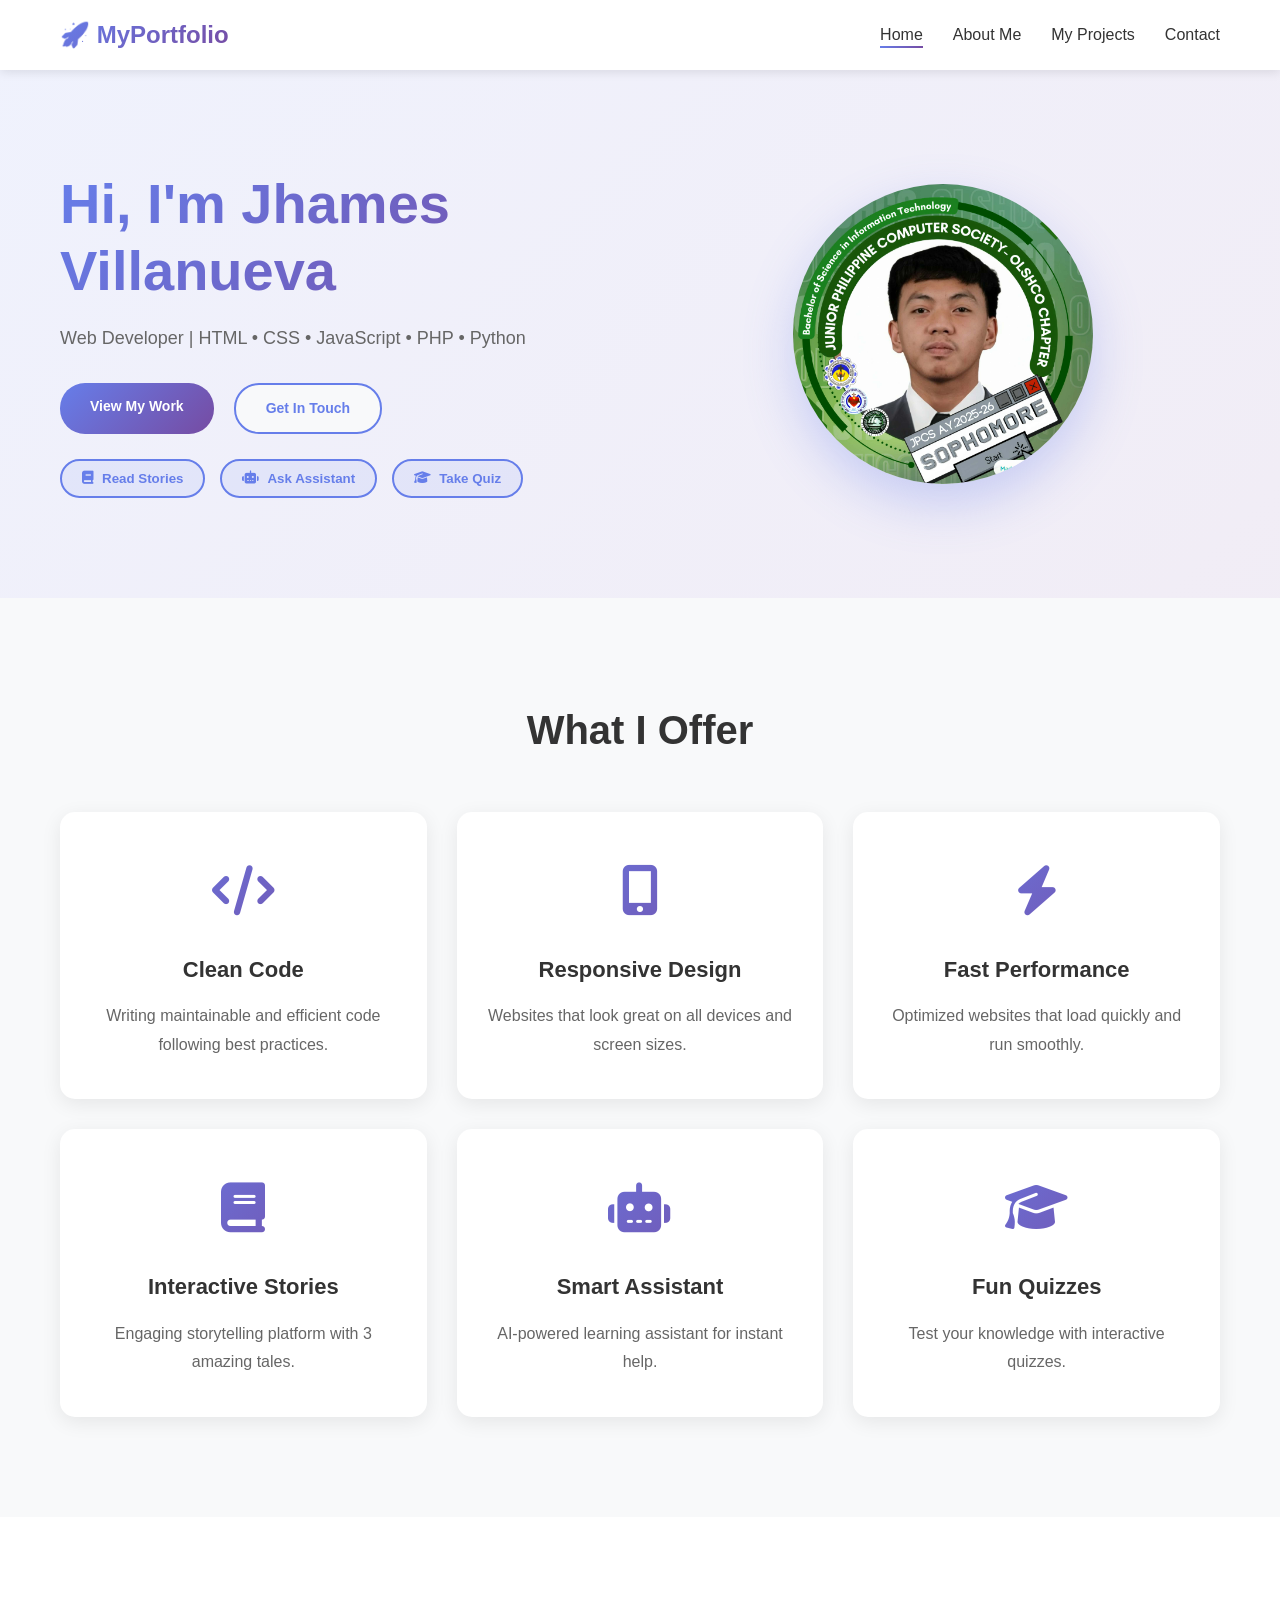
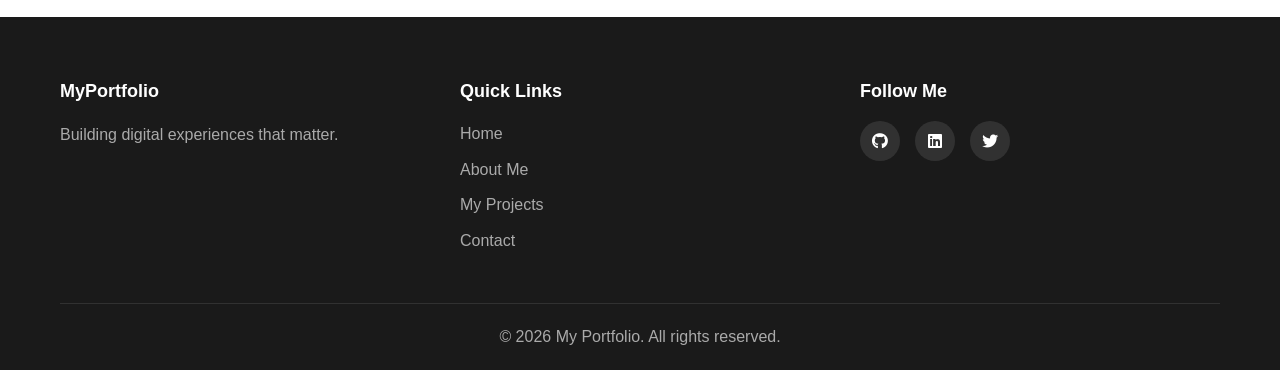
<file: index.html>
<!DOCTYPE html>
<html lang="en">
<head>
    <meta charset="UTF-8">
    <meta name="viewport" content="width=device-width, initial-scale=1.0">
    <title>My Portfolio</title>
    <link rel="stylesheet" href="css/styles.css">
    <link rel="stylesheet" href="https://cdnjs.cloudflare.com/ajax/libs/font-awesome/6.4.0/css/all.min.css">
</head>
<body>
    <!-- Navigation -->
    <nav class="navbar">
        <div class="container">
            <div class="nav-wrapper">
                <div class="logo">
                    <h2>🚀 MyPortfolio</h2>
                </div>
                <ul class="nav-menu" id="navMenu">
                    <li><a href="index.html" class="active">Home</a></li>
                    <li><a href="about.html">About Me</a></li>
                    <li><a href="projects.html">My Projects</a></li>
                    <li><a href="contact.html">Contact</a></li>
                </ul>
                <div class="hamburger" id="hamburger">
                    <span></span>
                    <span></span>
                    <span></span>
                </div>
            </div>
        </div>
    </nav>

 <!-- Hero Section -->
<section class="hero">
    <div class="container">
        <div class="hero-content">
            <h1 class="hero-title">Hi, I'm Jhames Villanueva</h1>
<p class="hero-subtitle">Web Developer | HTML • CSS • JavaScript • PHP • Python</p>

            <div class="hero-buttons">
                <a href="projects.html" class="btn btn-primary">View My Work</a>
                <a href="contact.html" class="btn btn-secondary">Get In Touch</a>
            </div>

            <div class="quick-links">
    <button class="quick-link" 
        onclick="document.getElementById('storiesModal').classList.add('active'); 
                 document.body.style.overflow = 'hidden'; 
                 currentStory = null; 
                 currentPage = 0;
                 window.location.href='stories.html';">
        <i class="fas fa-book"></i> Read Stories
    </button>

    <button class="quick-link" 
        onclick="document.getElementById('assistantModal').classList.add('active'); 
                 document.body.style.overflow = 'hidden'; 
                 assistantInitialized = false; 
                 initAssistant();
                 window.location.href='assistant.html';">
        <i class="fas fa-robot"></i> Ask Assistant
    </button>

    <button class="quick-link" 
        onclick="document.getElementById('quizModal').classList.add('active'); 
                 document.body.style.overflow = 'hidden'; 
                 quizInitialized = false; 
                 initQuiz();
                 window.location.href='quiz.html';">
        <i class="fas fa-graduation-cap"></i> Take Quiz
    </button>
</div>
        </div>

        <div class="hero-image">
            <!-- Your Image Here -->
            <img src="image/me.jpg" alt="My Photo" class="avatar">
        </div>
    </div>
</section>

    <!-- Features Section -->
    <section class="features">
        <div class="container">
            <h2>What I Offer</h2>
            <div class="features-grid">
                <div class="feature-card">
                    <div class="feature-icon">
                        <i class="fas fa-code"></i>
                    </div>
                    <h3>Clean Code</h3>
                    <p>Writing maintainable and efficient code following best practices.</p>
                </div>
                <div class="feature-card">
                    <div class="feature-icon">
                        <i class="fas fa-mobile-alt"></i>
                    </div>
                    <h3>Responsive Design</h3>
                    <p>Websites that look great on all devices and screen sizes.</p>
                </div>
                <div class="feature-card">
                    <div class="feature-icon">
                        <i class="fas fa-bolt"></i>
                    </div>
                    <h3>Fast Performance</h3>
                    <p>Optimized websites that load quickly and run smoothly.</p>
                </div>
                <div class="feature-card">
                    <div class="feature-icon">
                        <i class="fas fa-book"></i>
                    </div>
                    <h3>Interactive Stories</h3>
                    <p>Engaging storytelling platform with 3 amazing tales.</p>
                </div>
                <div class="feature-card">
                    <div class="feature-icon">
                        <i class="fas fa-robot"></i>
                    </div>
                    <h3>Smart Assistant</h3>
                    <p>AI-powered learning assistant for instant help.</p>
                </div>
                <div class="feature-card">
                    <div class="feature-icon">
                        <i class="fas fa-graduation-cap"></i>
                    </div>
                    <h3>Fun Quizzes</h3>
                    <p>Test your knowledge with interactive quizzes.</p>
                </div>
            </div>
        </div>
    </section>

    <!-- Footer -->
    <footer class="footer">
        <div class="container">
            <div class="footer-content">
                <div class="footer-section">
                    <h4>MyPortfolio</h4>
                    <p>Building digital experiences that matter.</p>
                </div>
                <div class="footer-section">
                    <h4>Quick Links</h4>
                    <ul>
                        <li><a href="index.html">Home</a></li>
                        <li><a href="about.html">About Me</a></li>
                        <li><a href="projects.html">My Projects</a></li>
                        <li><a href="contact.html">Contact</a></li>
                    </ul>
                </div>
                <div class="footer-section">
                    <h4>Follow Me</h4>
                    <div class="social-links">
                        <a href="#"><i class="fab fa-github"></i></a>
                        <a href="#"><i class="fab fa-linkedin"></i></a>
                        <a href="#"><i class="fab fa-twitter"></i></a>
                    </div>
                </div>
            </div>
            <div class="footer-bottom">
                <p>&copy; 2026 My Portfolio. All rights reserved.</p>
            </div>
        </div>
    </footer>

    <script src="js/script.js"></script>
    <script src="js/stories.js"></script>
    <script src="js/assistant.js"></script>
    <script src="js/quiz.js"></script>
    <script src="js/auth.js"></script>
</body>
</html>
</file>
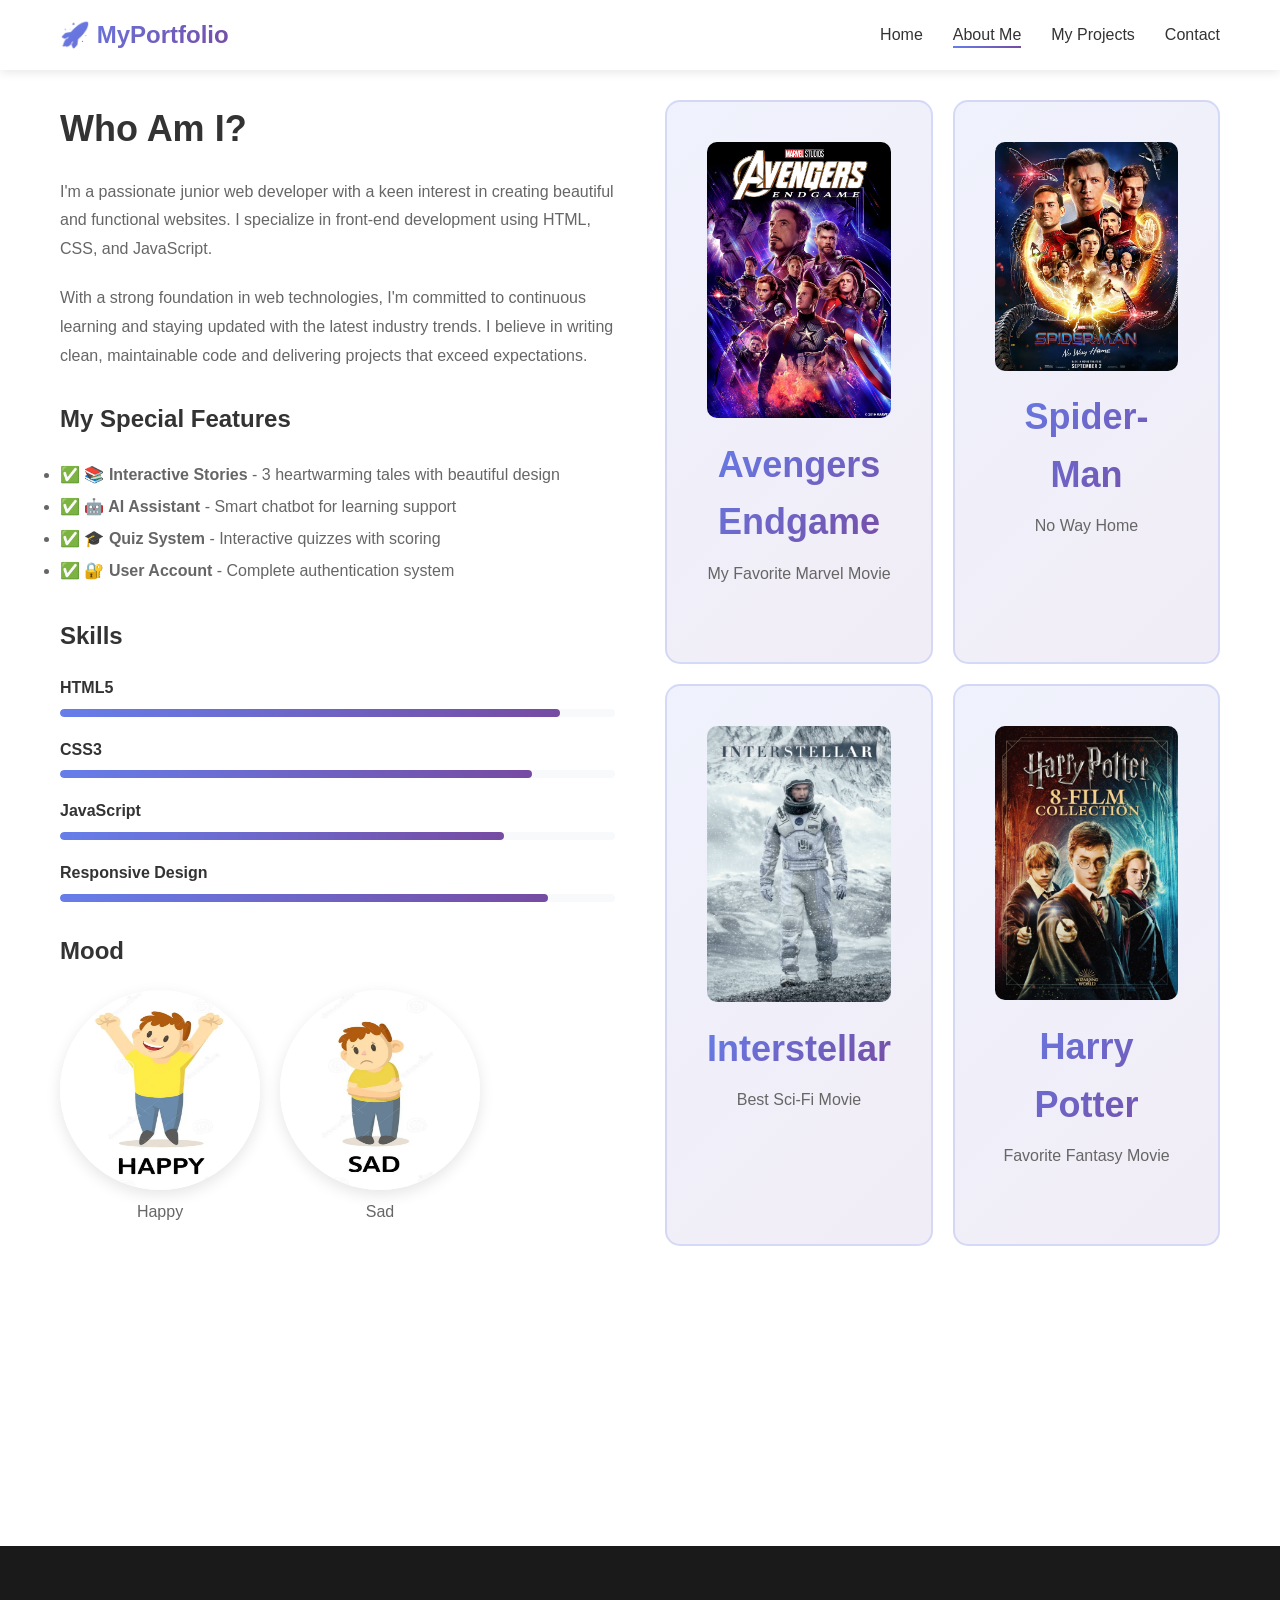
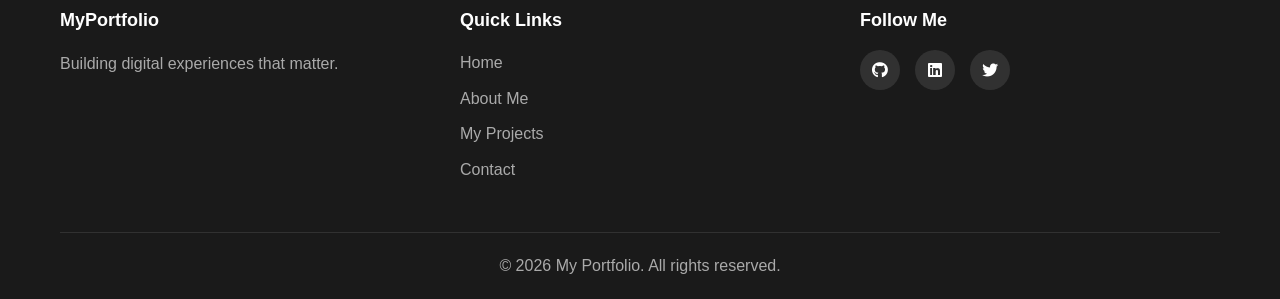
<file: about.html>
<!DOCTYPE html>
<html lang="en">
<head>
    <meta charset="UTF-8">
    <meta name="viewport" content="width=device-width, initial-scale=1.0">
    <title>About Me - My Portfolio</title>
    <link rel="stylesheet" href="css/styles.css">
    <link rel="stylesheet" href="https://cdnjs.cloudflare.com/ajax/libs/font-awesome/6.4.0/css/all.min.css">
</head>
<body>
    <nav class="navbar">
        <div class="container">
            <div class="nav-wrapper">
                <div class="logo">
                    <h2>🚀 MyPortfolio</h2>
                </div>
                <ul class="nav-menu" id="navMenu">
                    <li><a href="index.html">Home</a></li>
                    <li><a href="about.html" class="active">About Me</a></li>
                    <li><a href="projects.html">My Projects</a></li>
                    <li><a href="contact.html">Contact</a></li>
                </ul>
                <div class="hamburger" id="hamburger">
                    <span></span>
                    <span></span>
                    <span></span>
                </div>
            </div>
        </div>
    </nav>


    <section class="about-content">
        <div class="container">
            <div class="about-grid">
                <div class="about-text">
                    <h2>Who Am I?</h2>         
                    <p>I'm a passionate junior web developer with a keen interest in creating beautiful and functional websites. I specialize in front-end development using HTML, CSS, and JavaScript.</p>
                    <p>With a strong foundation in web technologies, I'm committed to continuous learning and staying updated with the latest industry trends. I believe in writing clean, maintainable code and delivering projects that exceed expectations.</p>
                    
                    <h3>My Special Features</h3>
                    <ul style="color: #666; line-height: 2; margin-bottom: 20px;">
                        <li>✅ <strong>📚 Interactive Stories</strong> - 3 heartwarming tales with beautiful design</li>
                        <li>✅ <strong>🤖 AI Assistant</strong> - Smart chatbot for learning support</li>
                        <li>✅ <strong>🎓 Quiz System</strong> - Interactive quizzes with scoring</li>
                        <li>✅ <strong>🔐 User Account</strong> - Complete authentication system</li>
                    </ul>

                    <h3>Skills</h3>
                    <div class="skills-list">
                        <div class="skill-item">
                            <span>HTML5</span>
                            <div class="skill-bar">
                                <div class="skill-progress" style="width: 90%"></div>
                            </div>
                        </div>
                        <div class="skill-item">
                            <span>CSS3</span>
                            <div class="skill-bar">
                                <div class="skill-progress" style="width: 85%"></div>
                            </div>
                        </div>
                        <div class="skill-item">
                            <span>JavaScript</span>
                            <div class="skill-bar">
                                <div class="skill-progress" style="width: 80%"></div>
                            </div>
                        </div>
                        <div class="skill-item">
                            <span>Responsive Design</span>
                            <div class="skill-bar">
                                <div class="skill-progress" style="width: 88%"></div>
                            </div>
                        </div>
                    </div>

                    <!-- Mood Section -->
                       <h3>Mood</h3>
                <div class="mood-container" style="display:flex; gap:20px; margin-top:15px;">
                    <div class="mood-item" style="text-align:center;">
                        <img src="image/happy.jpg" alt="Happy" style="width:200px; height:200px; border-radius:50%; box-shadow:0 5px 15px rgba(0,0,0,0.1);">
                        <p>Happy</p>
                    </div>
                    <div class="mood-item" style="text-align:center;">
                        <img src="image/sad.jpg" alt="Sad" style="width:200px; height:200px; border-radius:50%; box-shadow:0 5px 15px rgba(0,0,0,0.1);">
                        <p>Sad</p>
                    </div>
                </div>

            </div>
            
                <div class="about-stats">
                    <div class="stat-card">
                        <img src="image/av.jpg" alt="Avengers Endgame" style="width:100%; border-radius:10px; margin-bottom:10px;">
                        <h3>Avengers Endgame</h3>
                        <p>My Favorite Marvel Movie</p>
                    </div>

                    <div class="stat-card">
                        <img src="image/sm.jpg" alt="Spider-Man No Way Home" style="width:100%; border-radius:10px; margin-bottom:10px;">
                        <h3>Spider-Man</h3>
                        <p>No Way Home</p>
                    </div>

                    <div class="stat-card">
                        <img src="image/in.avif" alt="Interstellar" style="width:100%; border-radius:10px; margin-bottom:10px;">
                        <h3>Interstellar</h3>
                        <p>Best Sci-Fi Movie</p>
                    </div>

                    <div class="stat-card">
                        <img src="image/hp.webp" alt="Harry Potter" style="width:100%; border-radius:10px; margin-bottom:10px;">
                        <h3>Harry Potter</h3>
                        <p>Favorite Fantasy Movie</p>
                    </div>
                </div>
            </div>
        </div>
    </section>

    <footer class="footer">
        <div class="container">
            <div class="footer-content">
                <div class="footer-section">
                    <h4>MyPortfolio</h4>
                    <p>Building digital experiences that matter.</p>
                </div>
                <div class="footer-section">
                    <h4>Quick Links</h4>
                    <ul>
                        <li><a href="index.html">Home</a></li>
                        <li><a href="about.html">About Me</a></li>
                        <li><a href="projects.html">My Projects</a></li>
                        <li><a href="contact.html">Contact</a></li>
                    </ul>
                </div>
                <div class="footer-section">
                    <h4>Follow Me</h4>
                    <div class="social-links">
                        <a href="#"><i class="fab fa-github"></i></a>
                        <a href="#"><i class="fab fa-linkedin"></i></a>
                        <a href="#"><i class="fab fa-twitter"></i></a>
                    </div>
                </div>
            </div>
            <div class="footer-bottom">
                <p>&copy; 2026 My Portfolio. All rights reserved.</p>
            </div>
        </div>
    </footer>

    <script src="js/script.js"></script>
</body>
</html>
</file>
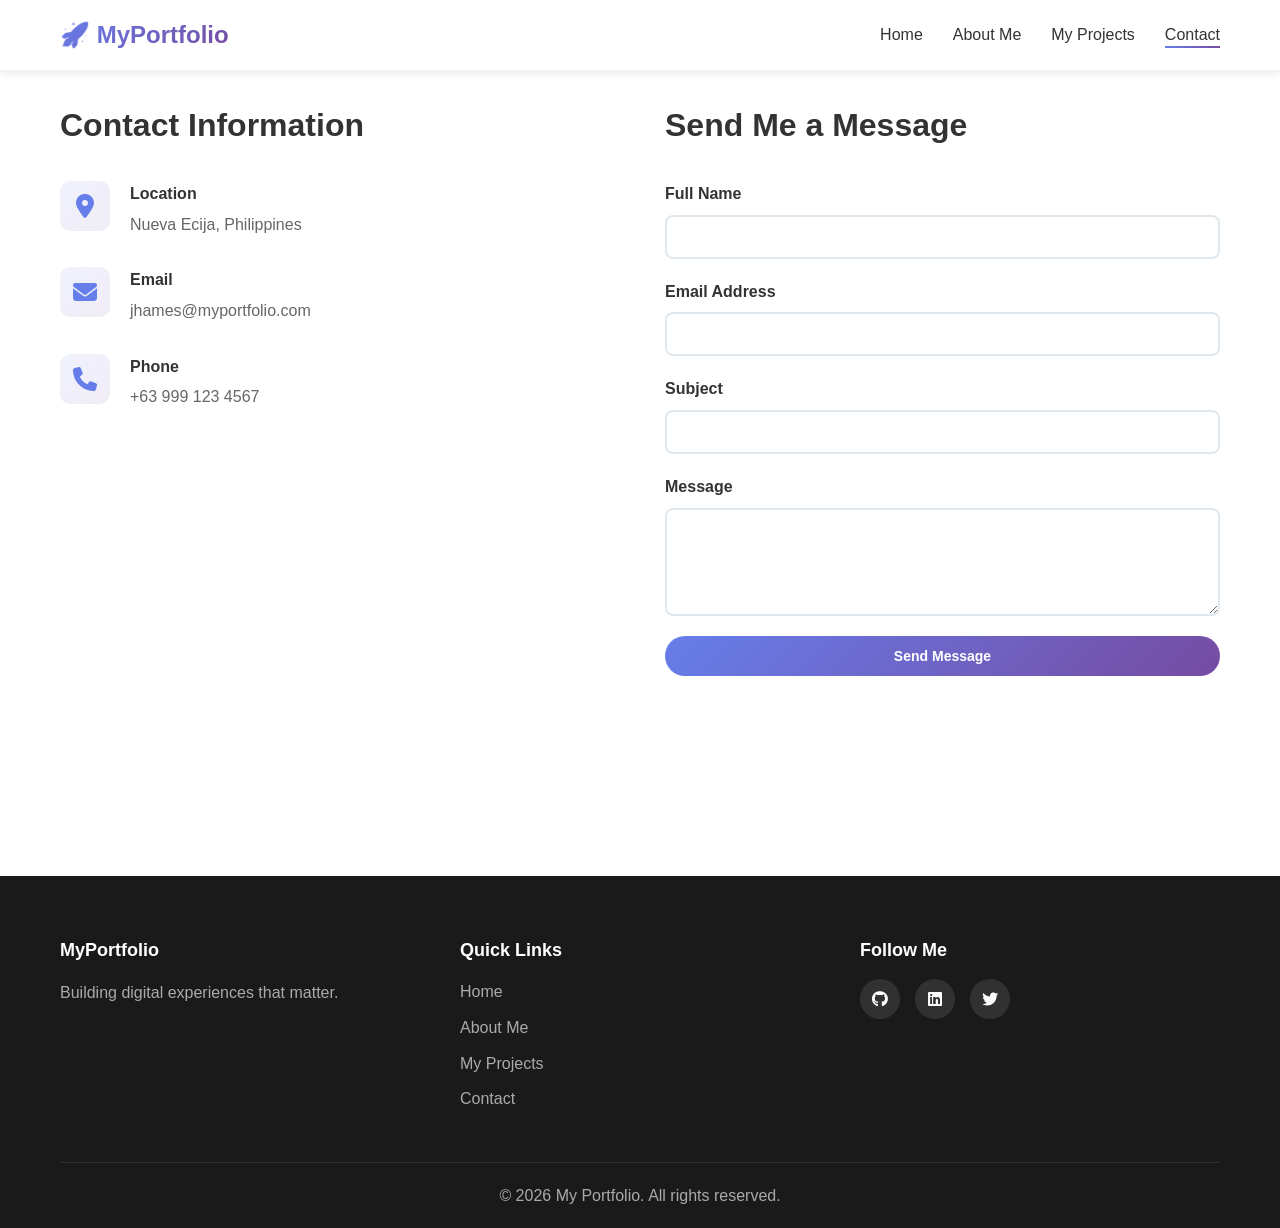
<file: contact.html>
<!DOCTYPE html>
<html lang="en">
<head>
    <meta charset="UTF-8">
    <meta name="viewport" content="width=device-width, initial-scale=1.0">
    <title>Contact Me - My Portfolio</title>
    <link rel="stylesheet" href="css/styles.css">
    <link rel="stylesheet" href="https://cdnjs.cloudflare.com/ajax/libs/font-awesome/6.4.0/css/all.min.css">
</head>
<body>
    <nav class="navbar">
        <div class="container">
            <div class="nav-wrapper">
                <div class="logo">
                    <h2>🚀 MyPortfolio</h2>
                </div>
                <ul class="nav-menu" id="navMenu">
                    <li><a href="index.html">Home</a></li>
                    <li><a href="about.html">About Me</a></li>
                    <li><a href="projects.html">My Projects</a></li>
                    <li><a href="contact.html" class="active">Contact</a></li>
                </ul>
                <div class="hamburger" id="hamburger">
                    <span></span>
                    <span></span>
                    <span></span>
                </div>
            </div>
        </div>
    </nav>


    <section class="contact-section">
        <div class="container">
            <div class="contact-grid">
                <div class="contact-info">
                    <h2>Contact Information</h2>
                    <div class="info-item">
                        <div class="info-icon">
                            <i class="fas fa-map-marker-alt"></i>
                        </div>
                        <div class="info-text">
                            <h4>Location</h4>
                            <p>Nueva Ecija, Philippines</p>
                        </div>
                    </div>
                    <div class="info-item">
                        <div class="info-icon">
                            <i class="fas fa-envelope"></i>
                        </div>
                        <div class="info-text">
                            <h4>Email</h4>
                            <p>jhames@myportfolio.com</p>
                        </div>
                    </div>
                    <div class="info-item">
                        <div class="info-icon">
                            <i class="fas fa-phone"></i>
                        </div>
                        <div class="info-text">
                            <h4>Phone</h4>
                            <p>+63 999 123 4567</p>
                        </div>
                    </div>
                    <div class="social-links" style="margin-top: 30px;">
                        <a href="#"><i class="fab fa-github"></i></a>
                        <a href="#"><i class="fab fa-linkedin"></i></a>
                        <a href="#"><i class="fab fa-twitter"></i></a>
                        <a href="#"><i class="fab fa-facebook"></i></a>
                    </div>
                </div>

                <div class="contact-form-wrapper">
                    <h2>Send Me a Message</h2>
                    <form id="contactForm" class="contact-form" onsubmit="handleContactForm(event)">
                        <div class="form-group">
                            <label for="contactName">Full Name</label>
                            <input type="text" id="contactName" name="name" required>
                            <span class="error-message" id="contactNameError"></span>
                        </div>

                        <div class="form-group">
                            <label for="contactEmail">Email Address</label>
                            <input type="email" id="contactEmail" name="email" required>
                            <span class="error-message" id="contactEmailError"></span>
                        </div>

                        <div class="form-group">
                            <label for="contactSubject">Subject</label>
                            <input type="text" id="contactSubject" name="subject" required>
                            <span class="error-message" id="contactSubjectError"></span>
                        </div>

                        <div class="form-group">
                            <label for="contactMessage">Message</label>
                            <textarea id="contactMessage" name="message" rows="5" required></textarea>
                            <span class="error-message" id="contactMessageError"></span>
                        </div>

                        <button type="submit" class="btn btn-primary btn-full">Send Message</button>
                        <span class="success-message" id="contactSuccessMessage"></span>
                    </form>
                </div>
            </div>
        </div>
    </section>

    <footer class="footer">
        <div class="container">
            <div class="footer-content">
                <div class="footer-section">
                    <h4>MyPortfolio</h4>
                    <p>Building digital experiences that matter.</p>
                </div>
                <div class="footer-section">
                    <h4>Quick Links</h4>
                    <ul>
                        <li><a href="index.html">Home</a></li>
                        <li><a href="about.html">About Me</a></li>
                        <li><a href="projects.html">My Projects</a></li>
                        <li><a href="contact.html">Contact</a></li>
                    </ul>
                </div>
                <div class="footer-section">
                    <h4>Follow Me</h4>
                    <div class="social-links">
                        <a href="#"><i class="fab fa-github"></i></a>
                        <a href="#"><i class="fab fa-linkedin"></i></a>
                        <a href="#"><i class="fab fa-twitter"></i></a>
                    </div>
                </div>
            </div>
            <div class="footer-bottom">
                <p>&copy; 2026 My Portfolio. All rights reserved.</p>
            </div>
        </div>
    </footer>

    <script src="js/script.js"></script>
</body>
</html>
</file>
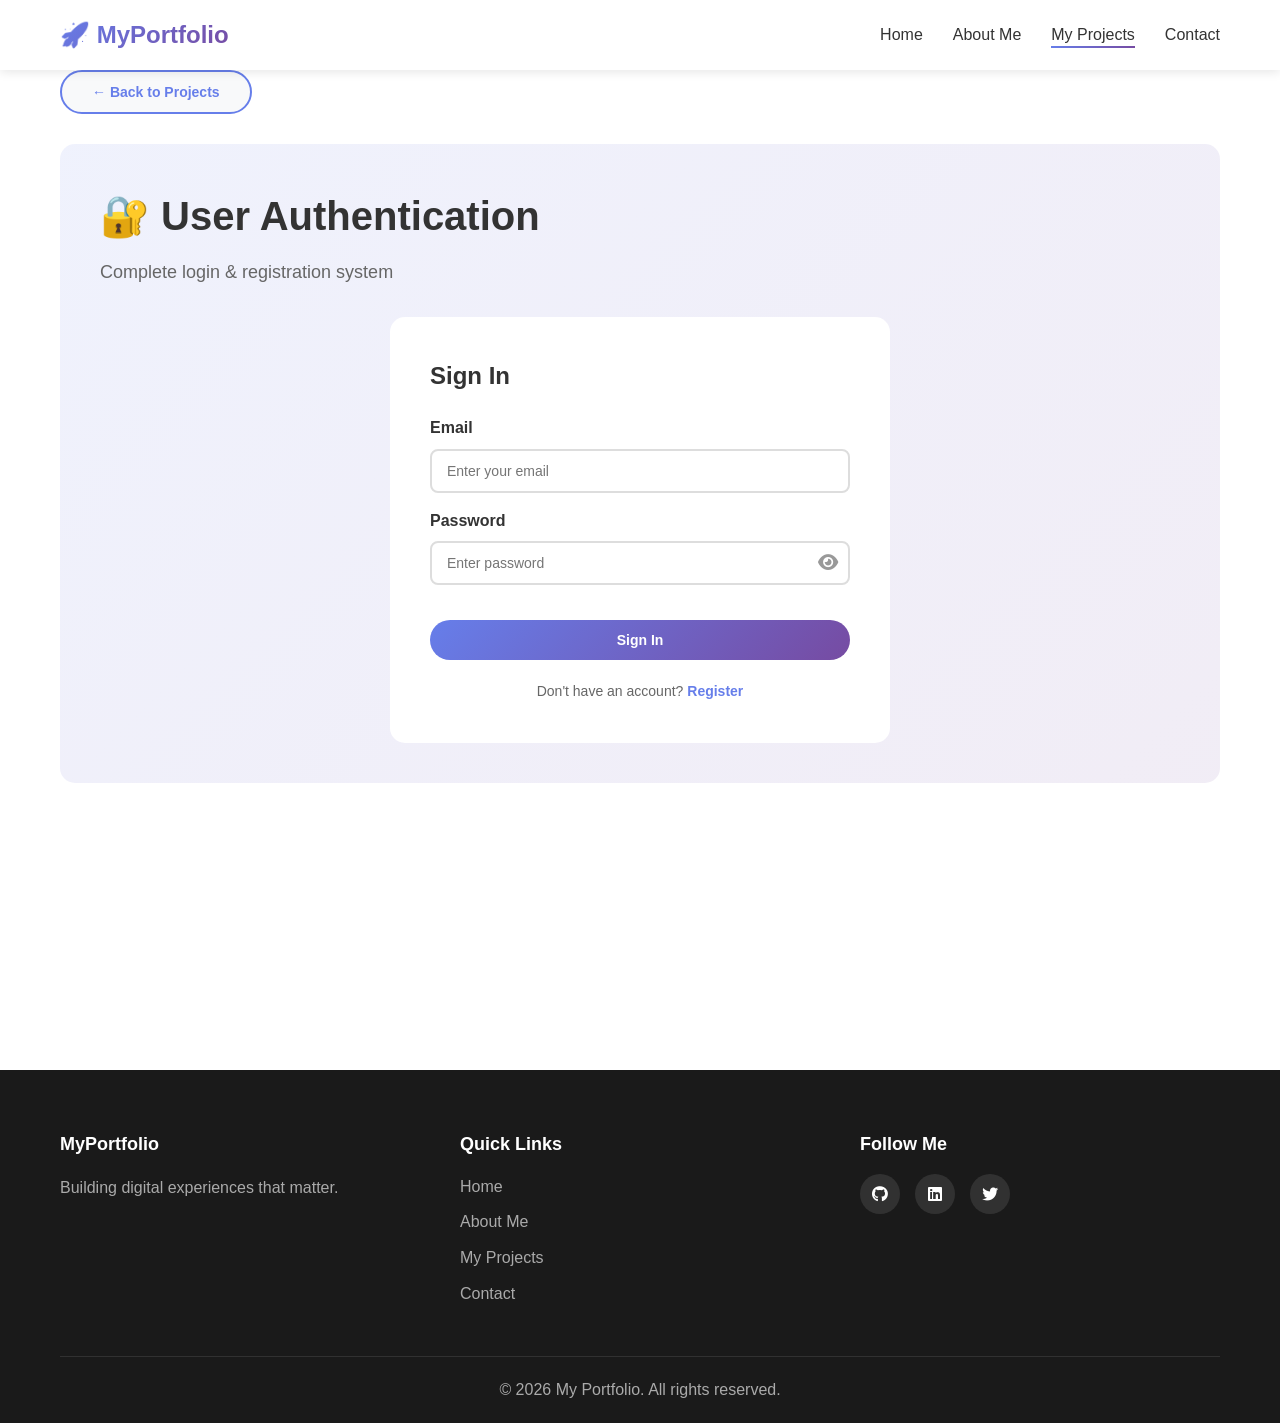
<file: login.html>
<!DOCTYPE html>
<html lang="en">
<head>
    <meta charset="UTF-8">
    <meta name="viewport" content="width=device-width, initial-scale=1.0">
    <title>Login - My Project</title>
    <link rel="stylesheet" href="../css/styles.css">
    <link rel="stylesheet" href="https://cdnjs.cloudflare.com/ajax/libs/font-awesome/6.4.0/css/all.min.css">
    <style>
        .project-page { margin-top: 70px; min-height: 100vh; padding-bottom: 50px; }
        .back-btn { margin-bottom: 30px; }
        .login-page { background: linear-gradient(135deg, rgba(102, 126, 234, 0.1), rgba(118, 75, 162, 0.1)); padding: 40px; border-radius: 15px; }
    </style>
</head>
<body>
    <nav class="navbar">
        <div class="container">
            <div class="nav-wrapper">
                <div class="logo">
                    <h2>🚀 MyPortfolio</h2>
                </div>
                <ul class="nav-menu" id="navMenu">
                    <li><a href="../index.html">Home</a></li>
                    <li><a href="../about.html">About Me</a></li>
                    <li><a href="../projects.html" class="active">My Projects</a></li>
                    <li><a href="../contact.html">Contact</a></li>
                </ul>
                <div class="hamburger" id="hamburger">
                    <span></span>
                    <span></span>
                    <span></span>
                </div>
            </div>
        </div>
    </nav>

    <section class="project-page">
        <div class="container">
            <a href="../projects.html" class="back-btn" style="display: inline-block;">
                <button class="btn btn-secondary">← Back to Projects</button>
            </a>

            <div class="login-page">
                <h1 style="font-size: 40px; margin-bottom: 10px;">🔐 User Authentication</h1>
                <p style="font-size: 18px; color: #666; margin-bottom: 30px;">Complete login & registration system</p>

                <div style="background: white; padding: 40px; border-radius: 15px; max-width: 500px; margin: 0 auto;">
                    <div id="loginForm" class="auth-form">
                        <h3 style="font-size: 24px; margin-bottom: 20px; color: #333;">Sign In</h3>
                        <div class="form-group" style="margin-bottom: 15px;">
                            <label for="loginEmail" style="font-weight: 600; margin-bottom: 8px; display: block;">Email</label>
                            <input type="email" id="loginEmail" placeholder="Enter your email" required style="width: 100%; padding: 12px 15px; border: 2px solid #ddd; border-radius: 8px; font-size: 14px;">
                            <span class="error-message" id="loginEmailError" style="color: #ef4444; font-size: 12px; margin-top: 5px; display: none;"></span>
                        </div>
                        <div class="form-group" style="margin-bottom: 15px;">
                            <label for="loginPassword" style="font-weight: 600; margin-bottom: 8px; display: block;">Password</label>
                            <div class="password-input" style="position: relative; display: flex;">
                                <input type="password" id="loginPassword" placeholder="Enter password" required style="flex: 1; padding: 12px 15px; border: 2px solid #ddd; border-radius: 8px; font-size: 14px;">
                                <button type="button" class="toggle-password" onclick="togglePassword('loginPassword')" style="position: absolute; right: 12px; top: 50%; transform: translateY(-50%); background: none; border: none; cursor: pointer; color: #999; font-size: 18px;">
                                    <i class="fas fa-eye"></i>
                                </button>
                            </div>
                            <span class="error-message" id="loginPasswordError" style="color: #ef4444; font-size: 12px; margin-top: 5px; display: none;"></span>
                        </div>
                        <button class="btn btn-primary btn-full" onclick="handleLogin()" style="width: 100%; padding: 12px; margin: 20px 0; cursor: pointer;">Sign In</button>
                        <p style="text-align: center; color: #666; font-size: 14px;">Don't have an account? <a onclick="toggleAuthForm()" style="color: #667eea; font-weight: 600; cursor: pointer;">Register</a></p>
                    </div>

                    <div id="registerForm" class="auth-form" style="display: none;">
                        <h3 style="font-size: 24px; margin-bottom: 20px; color: #333;">Create Account</h3>
                        <div class="form-group" style="margin-bottom: 15px;">
                            <label for="registerName" style="font-weight: 600; margin-bottom: 8px; display: block;">Full Name</label>
                            <input type="text" id="registerName" placeholder="Enter your name" required style="width: 100%; padding: 12px 15px; border: 2px solid #ddd; border-radius: 8px; font-size: 14px;">
                            <span class="error-message" id="registerNameError" style="color: #ef4444; font-size: 12px; margin-top: 5px; display: none;"></span>
                        </div>
                        <div class="form-group" style="margin-bottom: 15px;">
                            <label for="registerEmail" style="font-weight: 600; margin-bottom: 8px; display: block;">Email</label>
                            <input type="email" id="registerEmail" placeholder="Enter your email" required style="width: 100%; padding: 12px 15px; border: 2px solid #ddd; border-radius: 8px; font-size: 14px;">
                            <span class="error-message" id="registerEmailError" style="color: #ef4444; font-size: 12px; margin-top: 5px; display: none;"></span>
                        </div>
                        <div class="form-group" style="margin-bottom: 15px;">
                            <label for="registerPassword" style="font-weight: 600; margin-bottom: 8px; display: block;">Password</label>
                            <div class="password-input" style="position: relative; display: flex;">
                                <input type="password" id="registerPassword" placeholder="Create password" required style="flex: 1; padding: 12px 15px; border: 2px solid #ddd; border-radius: 8px; font-size: 14px;">
                                <button type="button" class="toggle-password" onclick="togglePassword('registerPassword')" style="position: absolute; right: 12px; top: 50%; transform: translateY(-50%); background: none; border: none; cursor: pointer; color: #999; font-size: 18px;">
                                    <i class="fas fa-eye"></i>
                                </button>
                            </div>
                            <span class="error-message" id="registerPasswordError" style="color: #ef4444; font-size: 12px; margin-top: 5px; display: none;"></span>
                        </div>
                        <div class="form-group" style="margin-bottom: 15px;">
                            <label for="confirmPassword" style="font-weight: 600; margin-bottom: 8px; display: block;">Confirm Password</label>
                            <div class="password-input" style="position: relative; display: flex;">
                                <input type="password" id="confirmPassword" placeholder="Confirm password" required style="flex: 1; padding: 12px 15px; border: 2px solid #ddd; border-radius: 8px; font-size: 14px;">
                                <button type="button" class="toggle-password" onclick="togglePassword('confirmPassword')" style="position: absolute; right: 12px; top: 50%; transform: translateY(-50%); background: none; border: none; cursor: pointer; color: #999; font-size: 18px;">
                                    <i class="fas fa-eye"></i>
                                </button>
                            </div>
                            <span class="error-message" id="confirmPasswordError" style="color: #ef4444; font-size: 12px; margin-top: 5px; display: none;"></span>
                        </div>
                        <button class="btn btn-primary btn-full" onclick="handleRegister()" style="width: 100%; padding: 12px; margin: 20px 0; cursor: pointer;">Create Account</button>
                        <p style="text-align: center; color: #666; font-size: 14px;">Already have an account? <a onclick="toggleAuthForm()" style="color: #667eea; font-weight: 600; cursor: pointer;">Sign In</a></p>
                    </div>

                    <div id="dashboard" class="dashboard" style="display: none;">
                        <div style="background: linear-gradient(135deg, rgba(102, 126, 234, 0.1), rgba(118, 75, 162, 0.1)); padding: 30px; border-radius: 15px; text-align: center; margin-bottom: 30px;">
                            <h3 style="font-size: 28px; color: #667eea; margin-bottom: 5px;">Welcome, <span id="userName"></span>!</h3>
                            <p style="color: #666;">You are logged in</p>
                        </div>
                        <div style="display: flex; flex-direction: column; gap: 15px; margin-bottom: 30px;">
                            <div style="display: flex; justify-content: space-between; align-items: center; padding: 15px; background: #f8f9fa; border-radius: 10px;">
                                <label style="font-weight: 600; color: #333;">Email:</label>
                                <span id="userEmail" style="color: #666;"></span>
                            </div>
                            <div style="display: flex; justify-content: space-between; align-items: center; padding: 15px; background: #f8f9fa; border-radius: 10px;">
                                <label style="font-weight: 600; color: #333;">Status:</label>
                                <span style="color: #10b981;">● Online</span>
                            </div>
                        </div>
                        <button class="btn btn-secondary btn-full" onclick="handleLogout()" style="width: 100%; padding: 12px;">Sign Out</button>
                    </div>
                </div>
            </div>
        </div>
    </section>

    <footer class="footer">
        <div class="container">
            <div class="footer-content">
                <div class="footer-section">
                    <h4>MyPortfolio</h4>
                    <p>Building digital experiences that matter.</p>
                </div>
                <div class="footer-section">
                    <h4>Quick Links</h4>
                    <ul>
                        <li><a href="../index.html">Home</a></li>
                        <li><a href="../about.html">About Me</a></li>
                        <li><a href="../projects.html">My Projects</a></li>
                        <li><a href="../contact.html">Contact</a></li>
                    </ul>
                </div>
                <div class="footer-section">
                    <h4>Follow Me</h4>
                    <div class="social-links">
                        <a href="#"><i class="fab fa-github"></i></a>
                        <a href="#"><i class="fab fa-linkedin"></i></a>
                        <a href="#"><i class="fab fa-twitter"></i></a>
                    </div>
                </div>
            </div>
            <div class="footer-bottom">
                <p>&copy; 2026 My Portfolio. All rights reserved.</p>
            </div>
        </div>
    </footer>

    <script src="../js/auth.js"></script>
    <script src="../js/script.js"></script>
</body>
</html>
</file>
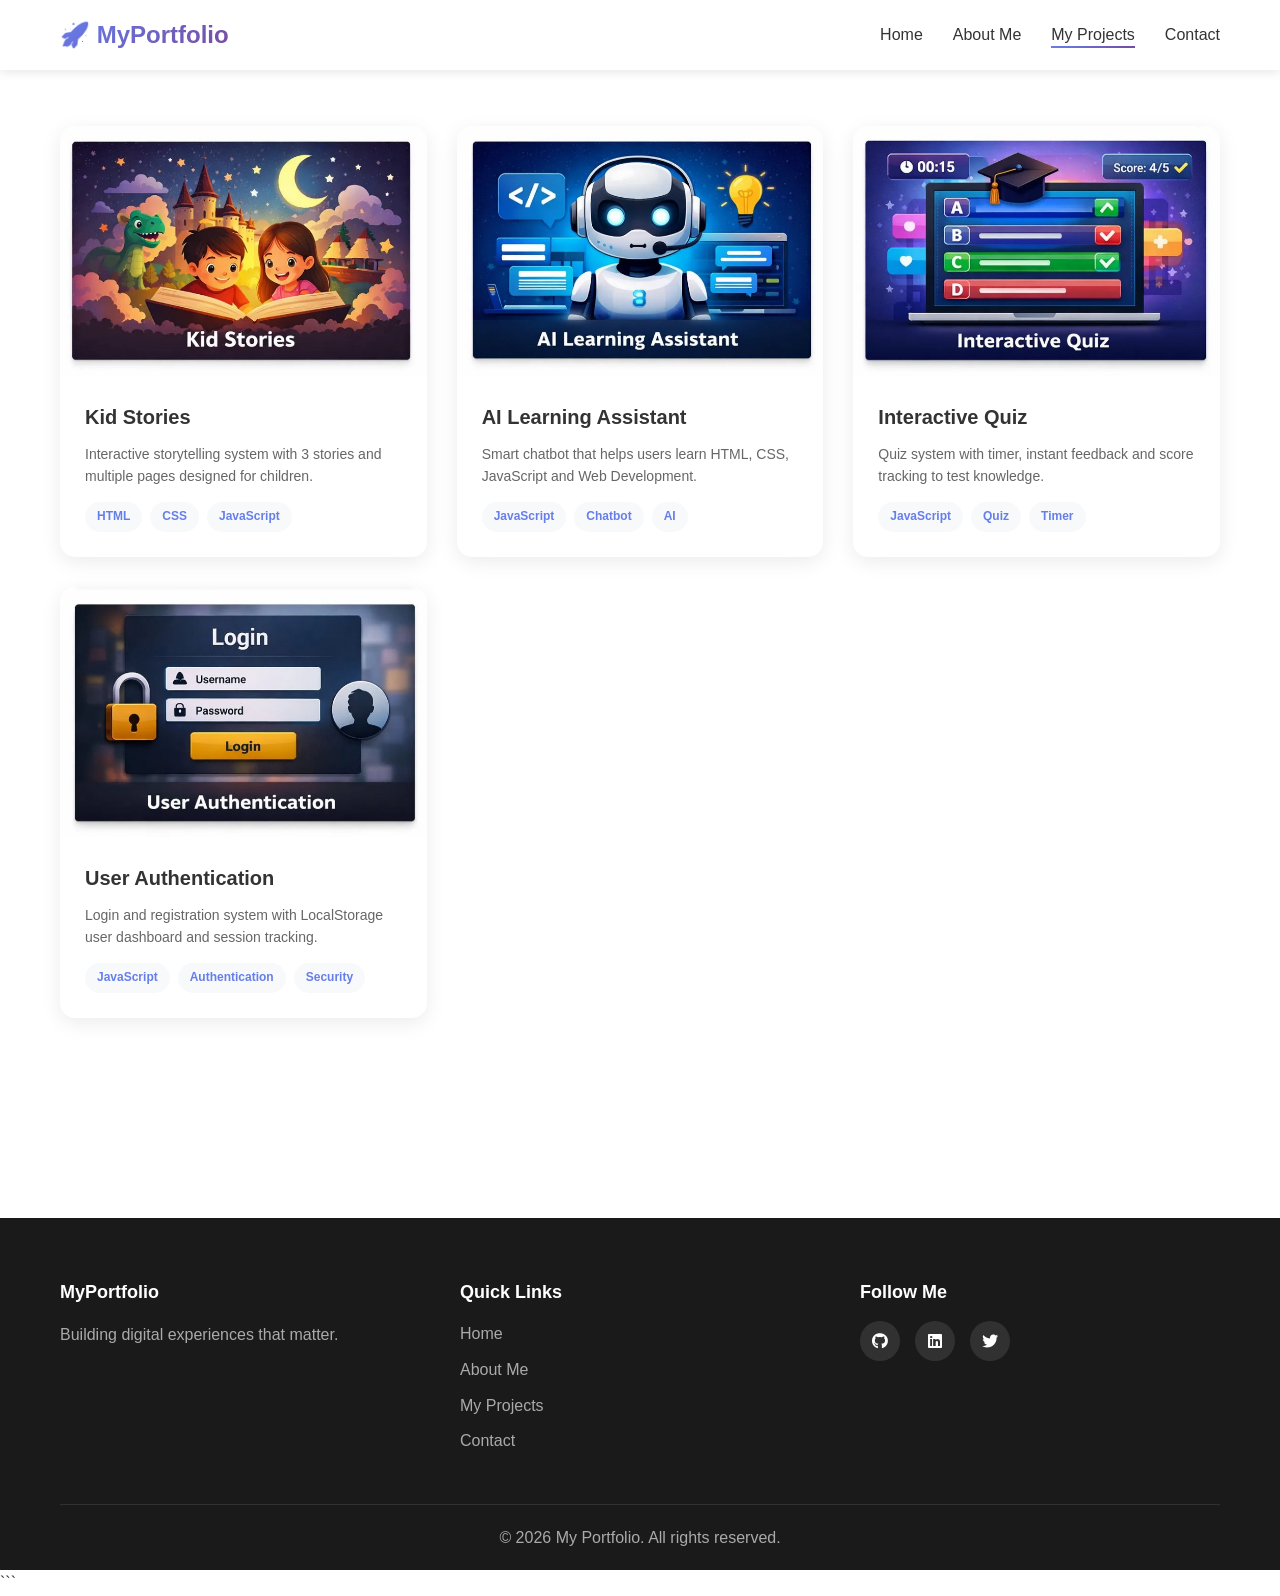
<file: projects.html>
```html
<!DOCTYPE html>
<html lang="en">
<head>
<meta charset="UTF-8">
<meta name="viewport" content="width=device-width, initial-scale=1.0">
<title>My Projects - My Portfolio</title>

<link rel="stylesheet" href="css/styles.css">
<link rel="stylesheet" href="https://cdnjs.cloudflare.com/ajax/libs/font-awesome/6.4.0/css/all.min.css">

</head>
<body>

<!-- NAVBAR -->
<nav class="navbar">
<div class="container">
<div class="nav-wrapper">

<div class="logo">
<h2>🚀 MyPortfolio</h2>
</div>

<ul class="nav-menu" id="navMenu">
<li><a href="index.html">Home</a></li>
<li><a href="about.html">About Me</a></li>
<li><a href="projects.html" class="active">My Projects</a></li>
<li><a href="contact.html">Contact</a></li>
</ul>

<div class="hamburger" id="hamburger">
<span></span>
<span></span>
<span></span>
</div>

</div>
</div>
</nav>




<!-- PROJECTS -->
<section class="projects-section">
<div class="container">

<div class="projects-grid">


<!-- PROJECT 1 -->
<a href="projects/stories.html" class="project-card-link">

<div class="project-card">

<div class="project-image">

<img src="image/story.jpg" class="placeholder-img">

<div class="project-overlay">
<i class="fas fa-book-open" style="color:white;font-size:40px;"></i>
</div>

</div>

<div class="project-content">

<h3>Kid Stories</h3>

<p>
Interactive storytelling system with 3 stories and multiple pages designed for children.
</p>

<div class="project-tags">
<span class="tag">HTML</span>
<span class="tag">CSS</span>
<span class="tag">JavaScript</span>
</div>

</div>

</div>
</a>


<!-- PROJECT 2 -->
<a href="projects/assistant.html" class="project-card-link">

<div class="project-card">

<div class="project-image">

<img src="image/ai.jpg" class="placeholder-img">

<div class="project-overlay">
<i class="fas fa-robot" style="color:white;font-size:40px;"></i>
</div>

</div>

<div class="project-content">

<h3>AI Learning Assistant</h3>

<p>
Smart chatbot that helps users learn HTML, CSS, JavaScript and Web Development.
</p>

<div class="project-tags">
<span class="tag">JavaScript</span>
<span class="tag">Chatbot</span>
<span class="tag">AI</span>
</div>

</div>

</div>
</a>


<!-- PROJECT 3 -->
<a href="projects/quiz.html" class="project-card-link">

<div class="project-card">

<div class="project-image">

<img src="image/quiz.jpg" class="placeholder-img">

<div class="project-overlay">
<i class="fas fa-graduation-cap" style="color:white;font-size:40px;"></i>
</div>

</div>

<div class="project-content">

<h3>Interactive Quiz</h3>

<p>
Quiz system with timer, instant feedback and score tracking to test knowledge.
</p>

<div class="project-tags">
<span class="tag">JavaScript</span>
<span class="tag">Quiz</span>
<span class="tag">Timer</span>
</div>

</div>

</div>
</a>


<!-- PROJECT 4 -->
<a href="projects/login.html" class="project-card-link">

<div class="project-card">

<div class="project-image">

<img src="image/login.jpg" class="placeholder-img">

<div class="project-overlay">
<i class="fas fa-lock" style="color:white;font-size:40px;"></i>
</div>

</div>

<div class="project-content">

<h3>User Authentication</h3>

<p>
Login and registration system with LocalStorage user dashboard and session tracking.
</p>

<div class="project-tags">
<span class="tag">JavaScript</span>
<span class="tag">Authentication</span>
<span class="tag">Security</span>
</div>

</div>

</div>
</a>


</div>
</div>
</section>


<!-- FOOTER -->
<footer class="footer">

<div class="container">

<div class="footer-content">

<div class="footer-section">
<h4>MyPortfolio</h4>
<p>Building digital experiences that matter.</p>
</div>

<div class="footer-section">
<h4>Quick Links</h4>
<ul>
<li><a href="index.html">Home</a></li>
<li><a href="about.html">About Me</a></li>
<li><a href="projects.html">My Projects</a></li>
<li><a href="contact.html">Contact</a></li>
</ul>
</div>

<div class="footer-section">
<h4>Follow Me</h4>

<div class="social-links">
<a href="#"><i class="fab fa-github"></i></a>
<a href="#"><i class="fab fa-linkedin"></i></a>
<a href="#"><i class="fab fa-twitter"></i></a>
</div>

</div>

</div>

<div class="footer-bottom">
<p>&copy; 2026 My Portfolio. All rights reserved.</p>
</div>

</div>

</footer>


<script src="js/script.js"></script>

</body>
</html>
```
</file>
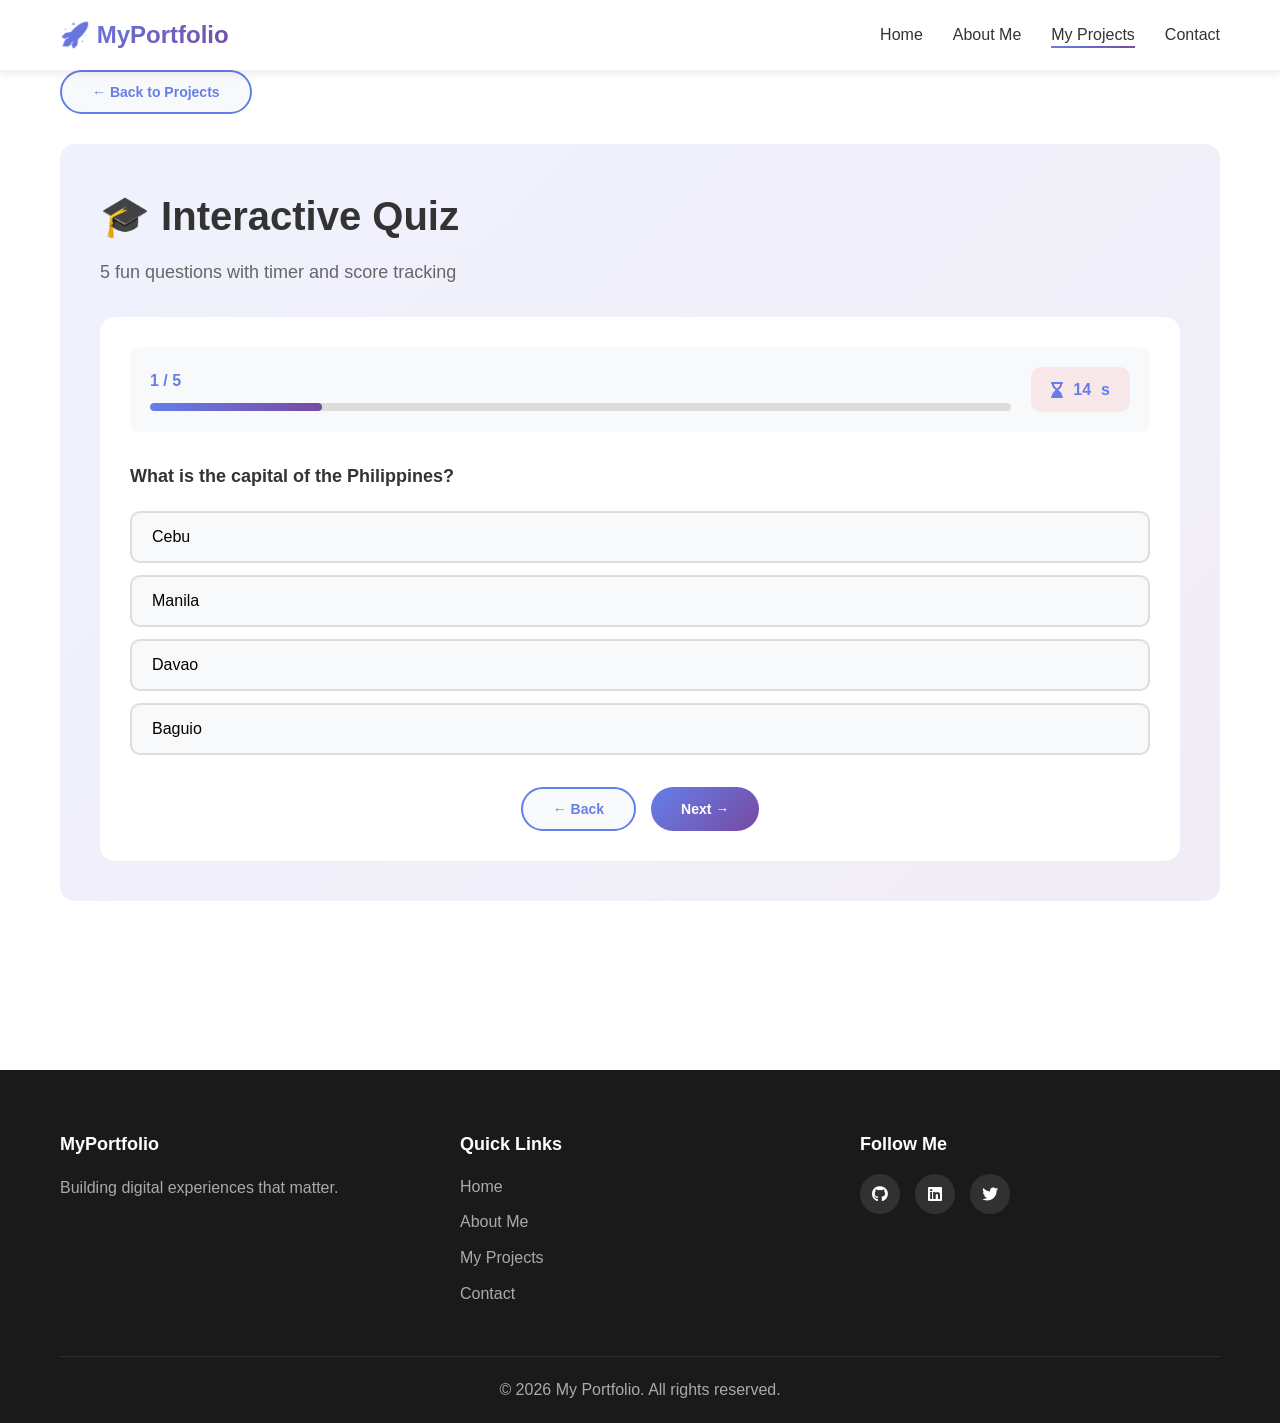
<file: quiz.html>
<!DOCTYPE html>
<html lang="en">
<head>
    <meta charset="UTF-8">
    <meta name="viewport" content="width=device-width, initial-scale=1.0">
    <title>Quiz - My Project</title>
    <link rel="stylesheet" href="../css/styles.css">
    <link rel="stylesheet" href="https://cdnjs.cloudflare.com/ajax/libs/font-awesome/6.4.0/css/all.min.css">
    <style>
        .project-page { margin-top: 70px; min-height: 100vh; padding-bottom: 50px; }
        .back-btn { margin-bottom: 30px; }
        .quiz-page { background: linear-gradient(135deg, rgba(102, 126, 234, 0.1), rgba(118, 75, 162, 0.1)); padding: 40px; border-radius: 15px; }
        .choice-btn {
            width: 100%;
            padding: 15px 20px;
            background: #f8f9fa;
            border: 2px solid #ddd;
            border-radius: 10px;
            cursor: pointer;
            text-align: left;
            font-size: 16px;
            transition: all 0.3s ease;
            margin-bottom: 12px;
        }
        .choice-btn:hover {
            border-color: #667eea;
            background: rgba(102, 126, 234, 0.05);
        }
        .choice-btn.correct {
            background: #10b981;
            color: white;
            border-color: transparent;
        }
        .choice-btn.incorrect {
            background: #ef4444;
            color: white;
            border-color: transparent;
        }
    </style>
</head>
<body>
    <nav class="navbar">
        <div class="container">
            <div class="nav-wrapper">
                <div class="logo">
                    <h2>🚀 MyPortfolio</h2>
                </div>
                <ul class="nav-menu" id="navMenu">
                    <li><a href="../index.html">Home</a></li>
                    <li><a href="../about.html">About Me</a></li>
                    <li><a href="../projects.html" class="active">My Projects</a></li>
                    <li><a href="../contact.html">Contact</a></li>
                </ul>
                <div class="hamburger" id="hamburger">
                    <span></span>
                    <span></span>
                    <span></span>
                </div>
            </div>
        </div>
    </nav>

    <section class="project-page">
        <div class="container">
            <a href="../projects.html" class="back-btn" style="display: inline-block;">
                <button class="btn btn-secondary">← Back to Projects</button>
            </a>

            <div class="quiz-page">
                <h1 style="font-size: 40px; margin-bottom: 10px;">🎓 Interactive Quiz</h1>
                <p style="font-size: 18px; color: #666; margin-bottom: 30px;">5 fun questions with timer and score tracking</p>

                <div class="quiz-container" style="background: white; padding: 30px; border-radius: 15px;">
                    <div class="quiz-header" style="display: flex; justify-content: space-between; align-items: center; padding: 20px; background: #f8f9fa; border-radius: 10px; margin-bottom: 30px; flex-wrap: wrap; gap: 20px;">
                        <div class="progress-section" style="flex: 1; min-width: 200px;">
                            <div style="font-weight: 600; color: #667eea; margin-bottom: 10px;"><span id="questionNumber">Question 1</span> / <span id="totalQuestions">5</span></div>
                            <div class="progress-bar-container" style="width: 100%; height: 8px; background: #ddd; border-radius: 10px; overflow: hidden;">
                                <div id="progressBar" class="progress-bar" style="width: 20%; height: 100%; background: linear-gradient(90deg, #667eea, #764ba2); border-radius: 10px; transition: width 0.5s ease;"></div>
                            </div>
                        </div>
                        <div class="timer-section" style="display: flex; align-items: center; gap: 10px; padding: 10px 20px; background: rgba(239, 68, 68, 0.1); border-radius: 10px; color: #ef4444; font-weight: 600;">
                            <i class="fas fa-hourglass-end"></i>
                            <span id="timer">15</span>s
                        </div>
                    </div>

                    <div id="quizContent" class="quiz-content" style="margin-bottom: 20px;"></div>
                    <div id="quizFeedback" class="quiz-feedback" style="padding: 15px 20px; border-radius: 10px; margin-bottom: 20px; display: none; font-weight: 600;"></div>
                    <div id="quizResult" class="quiz-result" style="display: none; text-align: center;"></div>
                    <div class="quiz-nav" id="quizNav" style="display: flex; gap: 15px; justify-content: center; flex-wrap: wrap;"></div>
                    <button id="tryAgainBtn" class="btn btn-primary btn-full" onclick="resetQuiz()" style="display: none; margin-top: 20px; width: 100%; padding: 14px;">
                        <i class="fas fa-redo"></i> Try Again
                    </button>
                </div>
            </div>
        </div>
    </section>

    <footer class="footer">
        <div class="container">
            <div class="footer-content">
                <div class="footer-section">
                    <h4>MyPortfolio</h4>
                    <p>Building digital experiences that matter.</p>
                </div>
                <div class="footer-section">
                    <h4>Quick Links</h4>
                    <ul>
                        <li><a href="../index.html">Home</a></li>
                        <li><a href="../about.html">About Me</a></li>
                        <li><a href="../projects.html">My Projects</a></li>
                        <li><a href="../contact.html">Contact</a></li>
                    </ul>
                </div>
                <div class="footer-section">
                    <h4>Follow Me</h4>
                    <div class="social-links">
                        <a href="#"><i class="fab fa-github"></i></a>
                        <a href="#"><i class="fab fa-linkedin"></i></a>
                        <a href="#"><i class="fab fa-twitter"></i></a>
                    </div>
                </div>
            </div>
            <div class="footer-bottom">
                <p>&copy; 2026 My Portfolio. All rights reserved.</p>
            </div>
        </div>
    </footer>

    <script>
        // Quiz data
        const quizData = [
            {
                question: "What is the capital of the Philippines?",
                choices: ["Cebu", "Manila", "Davao", "Baguio"],
                correct: "Manila"
            },
            {
                question: "What is 8 × 5?",
                choices: ["30", "35", "40", "45"],
                correct: "40"
            },
            {
                question: "Who invented the telephone?",
                choices: ["Newton", "Bell", "Tesla", "Edison"],
                correct: "Bell"
            },
            {
                question: "What does HTML stand for?",
                choices: ["Hyper Text Markup Language", "Home Tool Markup Language", "High Text Machine Language", "Hyperlinks Text Machine Language"],
                correct: "Hyper Text Markup Language"
            },
            {
                question: "Which planet is known as the Red Planet?",
                choices: ["Earth", "Mars", "Venus", "Jupiter"],
                correct: "Mars"
            }
        ];

        let quizState = {
            currentQuestion: 0,
            score: 0,
            timeLeft: 15,
            timer: null,
            selectedAnswer: null,
            answered: false
        };

        function initQuiz() {
            quizState = {
                currentQuestion: 0,
                score: 0,
                timeLeft: 15,
                timer: null,
                selectedAnswer: null,
                answered: false
            };
            showQuestion(0);
        }

        function showQuestion(index) {
            const question = quizData[index];
            
            const progress = ((index + 1) / quizData.length) * 100;
            document.getElementById('progressBar').style.width = progress + '%';
            document.getElementById('questionNumber').textContent = index + 1;
            document.getElementById('totalQuestions').textContent = quizData.length;
            
            let choicesHTML = '';
            question.choices.forEach((choice) => {
                choicesHTML += `<button class="choice-btn" onclick="selectAnswer('${choice}')">${choice}</button>`;
            });
            
            const quizContent = document.getElementById('quizContent');
            quizContent.innerHTML = `
                <p style="font-size: 18px; font-weight: 600; margin-bottom: 20px; color: #333;">${question.question}</p>
                <div class="choices">
                    ${choicesHTML}
                </div>
            `;
            
            quizState.selectedAnswer = null;
            quizState.answered = false;
            document.getElementById('quizFeedback').textContent = '';
            document.getElementById('quizFeedback').style.display = 'none';
            document.getElementById('quizResult').innerHTML = '';
            document.getElementById('quizResult').style.display = 'none';
            
            quizState.timeLeft = 15;
            updateTimer();
            clearInterval(quizState.timer);
            startTimer();
            
            updateNavButtons();
        }

        function startTimer() {
            quizState.timer = setInterval(() => {
                quizState.timeLeft--;
                updateTimer();
                
                if (quizState.timeLeft <= 0) {
                    clearInterval(quizState.timer);
                    quizState.answered = true;
                    showFeedback("⏱️ Time's up!", "error");
                }
            }, 1000);
        }

        function updateTimer() {
            const timerDisplay = document.getElementById('timer');
            timerDisplay.textContent = quizState.timeLeft;
            
            if (quizState.timeLeft <= 5) {
                timerDisplay.parentElement.style.color = '#ef4444';
            } else {
                timerDisplay.parentElement.style.color = '#667eea';
            }
        }

        function selectAnswer(answer) {
            if (!quizState.answered) {
                quizState.selectedAnswer = answer;
                quizState.answered = true;
                clearInterval(quizState.timer);
                
                const question = quizData[quizState.currentQuestion];
                const buttons = document.querySelectorAll('.choice-btn');
                
                buttons.forEach(btn => {
                    if (btn.textContent === answer) {
                        if (answer === question.correct) {
                            btn.classList.add('correct');
                            quizState.score++;
                            showFeedback("✅ Correct!", "success");
                        } else {
                            btn.classList.add('incorrect');
                            showFeedback(`❌ Incorrect! Correct answer: ${question.correct}`, "error");
                        }
                    } else if (btn.textContent === question.correct) {
                        btn.classList.add('correct');
                    }
                    btn.disabled = true;
                });
            }
        }

        function showFeedback(message, type) {
            const feedback = document.getElementById('quizFeedback');
            feedback.textContent = message;
            feedback.style.display = 'block';
            feedback.style.background = type === 'success' ? 'rgba(16, 185, 129, 0.1)' : 'rgba(239, 68, 68, 0.1)';
            feedback.style.color = type === 'success' ? '#10b981' : '#ef4444';
            feedback.style.borderLeft = `4px solid ${type === 'success' ? '#10b981' : '#ef4444'}`;
            updateNavButtons();
        }

        function updateNavButtons() {
            const quizNav = document.getElementById('quizNav');
            quizNav.innerHTML = '';
            
            const backBtn = document.createElement('button');
            backBtn.className = 'btn btn-secondary';
            backBtn.textContent = '← Back';
            backBtn.onclick = () => window.history.back();
            
            const nextBtn = document.createElement('button');
            nextBtn.className = 'btn btn-primary';
            nextBtn.textContent = quizState.currentQuestion === quizData.length - 1 ? 'Submit ✓' : 'Next →';
            nextBtn.disabled = !quizState.answered;
            nextBtn.onclick = () => {
                if (quizState.currentQuestion < quizData.length - 1) {
                    quizState.currentQuestion++;
                    showQuestion(quizState.currentQuestion);
                } else {
                    showResult();
                }
            };
            
            quizNav.appendChild(backBtn);
            quizNav.appendChild(nextBtn);
        }

        function showResult() {
            document.getElementById('quizContent').innerHTML = '';
            document.getElementById('quizFeedback').style.display = 'none';
            document.getElementById('quizNav').innerHTML = '';
            
            const percentage = Math.round((quizState.score / quizData.length) * 100);
            const performanceMessage = 
                percentage === 100 ? "🌟 Perfect Score!" :
                percentage >= 80 ? "🎉 Excellent Work!" :
                percentage >= 60 ? "👍 Good Job!" :
                percentage >= 40 ? "💪 Keep Practicing!" :
                "📚 Try Again!";
            
            const resultDiv = document.getElementById('quizResult');
            resultDiv.innerHTML = `
                <h2 style="font-size: 32px; color: #667eea; margin-bottom: 20px;">${performanceMessage}</h2>
                <div style="width: 120px; height: 120px; border-radius: 50%; background: linear-gradient(135deg, #667eea, #764ba2); color: white; display: flex; align-items: center; justify-content: center; font-size: 48px; font-weight: 700; margin: 20px auto;">
                    ${percentage}%
                </div>
                <p style="font-size: 18px; color: #333; margin-bottom: 10px;">You scored <strong>${quizState.score} out of ${quizData.length}</strong></p>
                <p style="color: #666;">Correct Answers: ${quizState.score}</p>
                <p style="color: #666;">Incorrect Answers: ${quizData.length - quizState.score}</p>
            `;
            resultDiv.style.display = 'block';
            
            document.getElementById('tryAgainBtn').style.display = 'block';
        }

        function resetQuiz() {
            initQuiz();
            document.getElementById('quizResult').style.display = 'none';
            document.getElementById('tryAgainBtn').style.display = 'none';
        }

        // Initialize on page load
        window.addEventListener('load', () => {
            initQuiz();
        });
    </script>

    <script src="../js/script.js"></script>
</body>
</html>
</file>
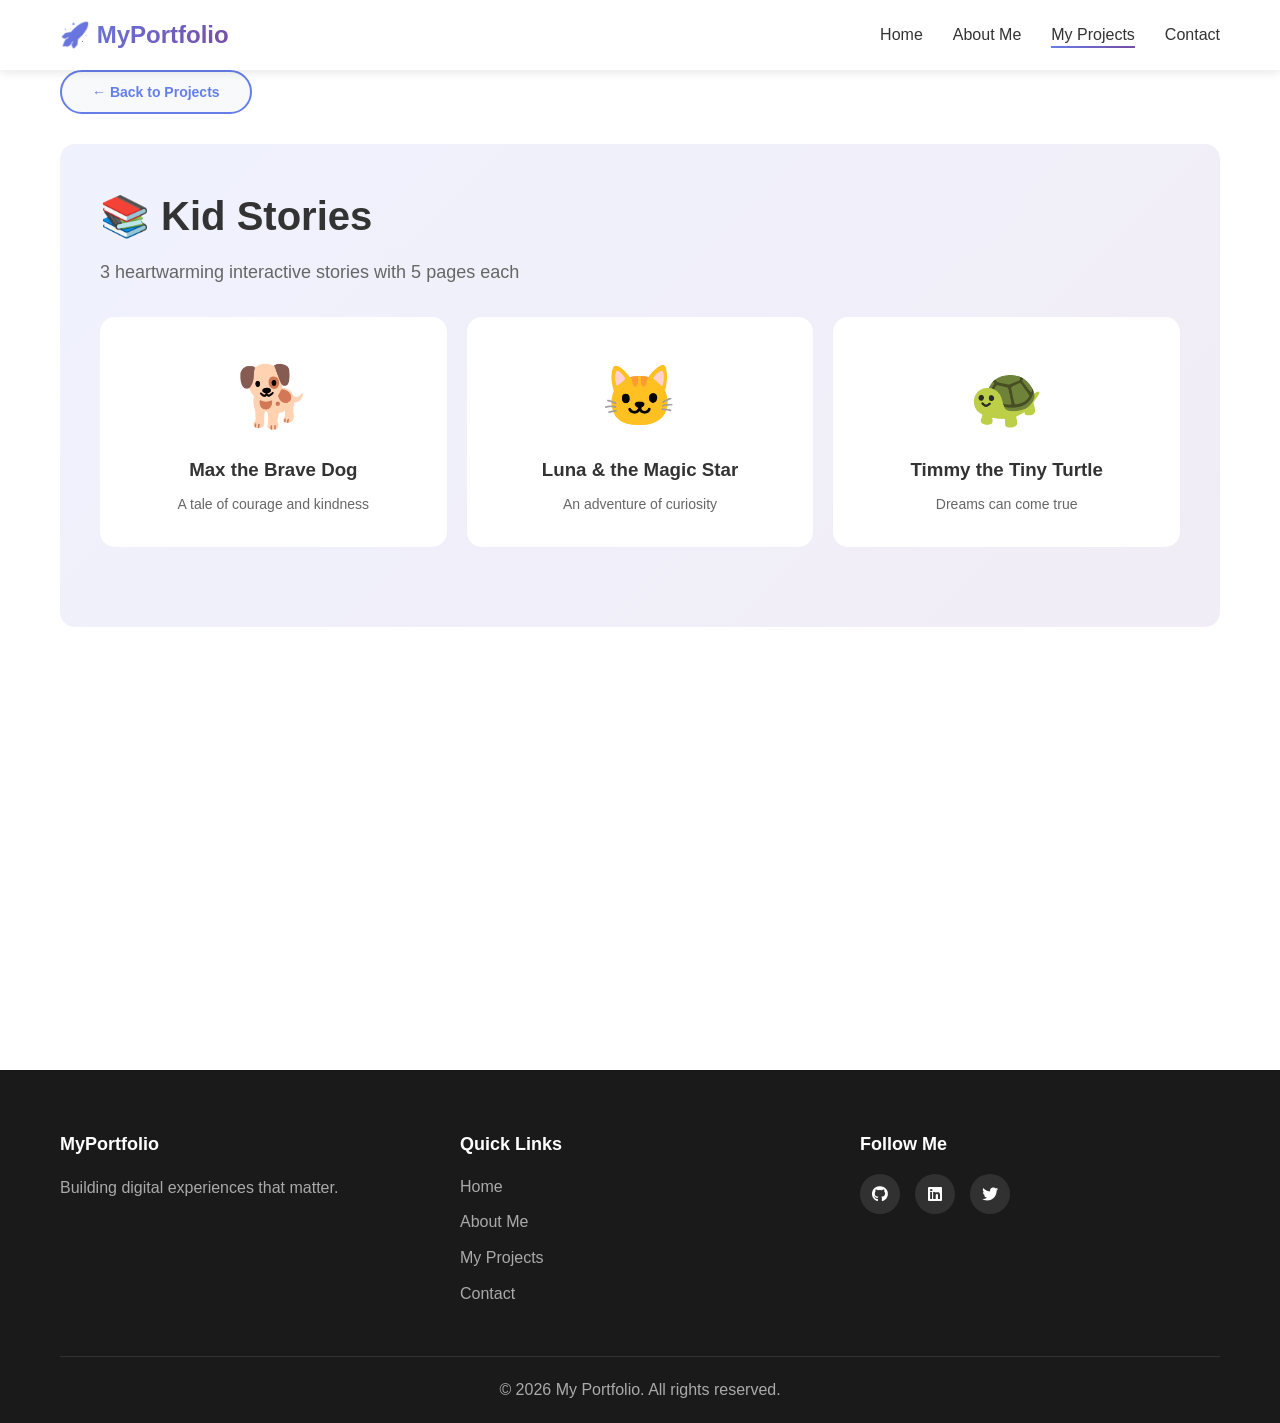
<file: stories.html>
<!DOCTYPE html>
<html lang="en">
<head>
    <meta charset="UTF-8">
    <meta name="viewport" content="width=device-width, initial-scale=1.0">
    <title>Kid Stories - My Project</title>
    <link rel="stylesheet" href="../css/styles.css">
    <link rel="stylesheet" href="https://cdnjs.cloudflare.com/ajax/libs/font-awesome/6.4.0/css/all.min.css">
    <style>
        .project-page { margin-top: 70px; min-height: 100vh; }
        .back-btn { margin-bottom: 30px; }
    </style>
</head>
<body>
    <nav class="navbar">
        <div class="container">
            <div class="nav-wrapper">
                <div class="logo">
                    <h2>🚀 MyPortfolio</h2>
                </div>
                <ul class="nav-menu" id="navMenu">
                    <li><a href="../index.html">Home</a></li>
                    <li><a href="../about.html">About Me</a></li>
                    <li><a href="../projects.html" class="active">My Projects</a></li>
                    <li><a href="../contact.html">Contact</a></li>
                </ul>
                <div class="hamburger" id="hamburger">
                    <span></span>
                    <span></span>
                    <span></span>
                </div>
            </div>
        </div>
    </nav>

    <section class="project-page">
        <div class="container">
            <a href="../projects.html" class="back-btn" style="display: inline-block; margin-bottom: 30px;">
                <button class="btn btn-secondary">← Back to Projects</button>
            </a>

            <div style="background: linear-gradient(135deg, rgba(102, 126, 234, 0.1), rgba(118, 75, 162, 0.1)); padding: 40px; border-radius: 15px;">
                <h1 style="font-size: 40px; margin-bottom: 10px;">📚 Kid Stories</h1>
                <p style="font-size: 18px; color: #666; margin-bottom: 30px;">3 heartwarming interactive stories with 5 pages each</p>

                <div class="stories-list" style="display: grid; grid-template-columns: repeat(auto-fit, minmax(200px, 1fr)); gap: 20px; margin-bottom: 40px;">
                    <div class="story-item" onclick="selectStory(1, this)" style="background: white; padding: 30px 20px; border-radius: 15px; text-align: center; cursor: pointer; transition: all 0.3s ease; border: 2px solid transparent;">
                        <div class="story-emoji" style="font-size: 60px; margin-bottom: 10px;">🐕</div>
                        <h3 style="color: #333; margin-bottom: 8px;">Max the Brave Dog</h3>
                        <p style="color: #666; font-size: 14px;">A tale of courage and kindness</p>
                    </div>
                    <div class="story-item" onclick="selectStory(2, this)" style="background: white; padding: 30px 20px; border-radius: 15px; text-align: center; cursor: pointer; transition: all 0.3s ease; border: 2px solid transparent;">
                        <div class="story-emoji" style="font-size: 60px; margin-bottom: 10px;">🐱</div>
                        <h3 style="color: #333; margin-bottom: 8px;">Luna & the Magic Star</h3>
                        <p style="color: #666; font-size: 14px;">An adventure of curiosity</p>
                    </div>
                    <div class="story-item" onclick="selectStory(3, this)" style="background: white; padding: 30px 20px; border-radius: 15px; text-align: center; cursor: pointer; transition: all 0.3s ease; border: 2px solid transparent;">
                        <div class="story-emoji" style="font-size: 60px; margin-bottom: 10px;">🐢</div>
                        <h3 style="color: #333; margin-bottom: 8px;">Timmy the Tiny Turtle</h3>
                        <p style="color: #666; font-size: 14px;">Dreams can come true</p>
                    </div>
                </div>

                <div id="storyContent" style="display: none;">
                    <div style="display: flex; justify-content: space-between; align-items: center; margin-bottom: 20px; padding-bottom: 15px; border-bottom: 2px solid #ddd;">
                        <button class="btn btn-secondary" onclick="backToStories()" style="padding: 8px 16px;">← Back to Stories</button>
                        <span id="storyPageIndicator" style="color: #667eea; font-weight: 600;"></span>
                    </div>
                    <div id="storyDisplay" style="background: white; padding: 30px; border-radius: 15px; margin: 20px 0; min-height: 300px;"></div>
                    <div style="display: flex; gap: 15px; justify-content: center; margin-top: 20px;">
                        <button id="prevBtn" class="btn btn-secondary" onclick="prevPage()" style="display: none; padding: 12px 24px;">← Previous</button>
                        <button id="nextBtn" class="btn btn-primary" onclick="nextPage()" style="display: none; padding: 12px 24px;">Next →</button>
                    </div>
                </div>
            </div>
        </div>
    </section>

    <footer class="footer">
        <div class="container">
            <div class="footer-content">
                <div class="footer-section">
                    <h4>MyPortfolio</h4>
                    <p>Building digital experiences that matter.</p>
                </div>
                <div class="footer-section">
                    <h4>Quick Links</h4>
                    <ul>
                        <li><a href="../index.html">Home</a></li>
                        <li><a href="../about.html">About Me</a></li>
                        <li><a href="../projects.html">My Projects</a></li>
                        <li><a href="../contact.html">Contact</a></li>
                    </ul>
                </div>
                <div class="footer-section">
                    <h4>Follow Me</h4>
                    <div class="social-links">
                        <a href="#"><i class="fab fa-github"></i></a>
                        <a href="#"><i class="fab fa-linkedin"></i></a>
                        <a href="#"><i class="fab fa-twitter"></i></a>
                    </div>
                </div>
            </div>
            <div class="footer-bottom">
                <p>&copy; 2026 My Portfolio. All rights reserved.</p>
            </div>
        </div>
    </footer>

    <script src="../js/stories.js"></script>
    <script src="../js/script.js"></script>
</body>
</html>
</file>
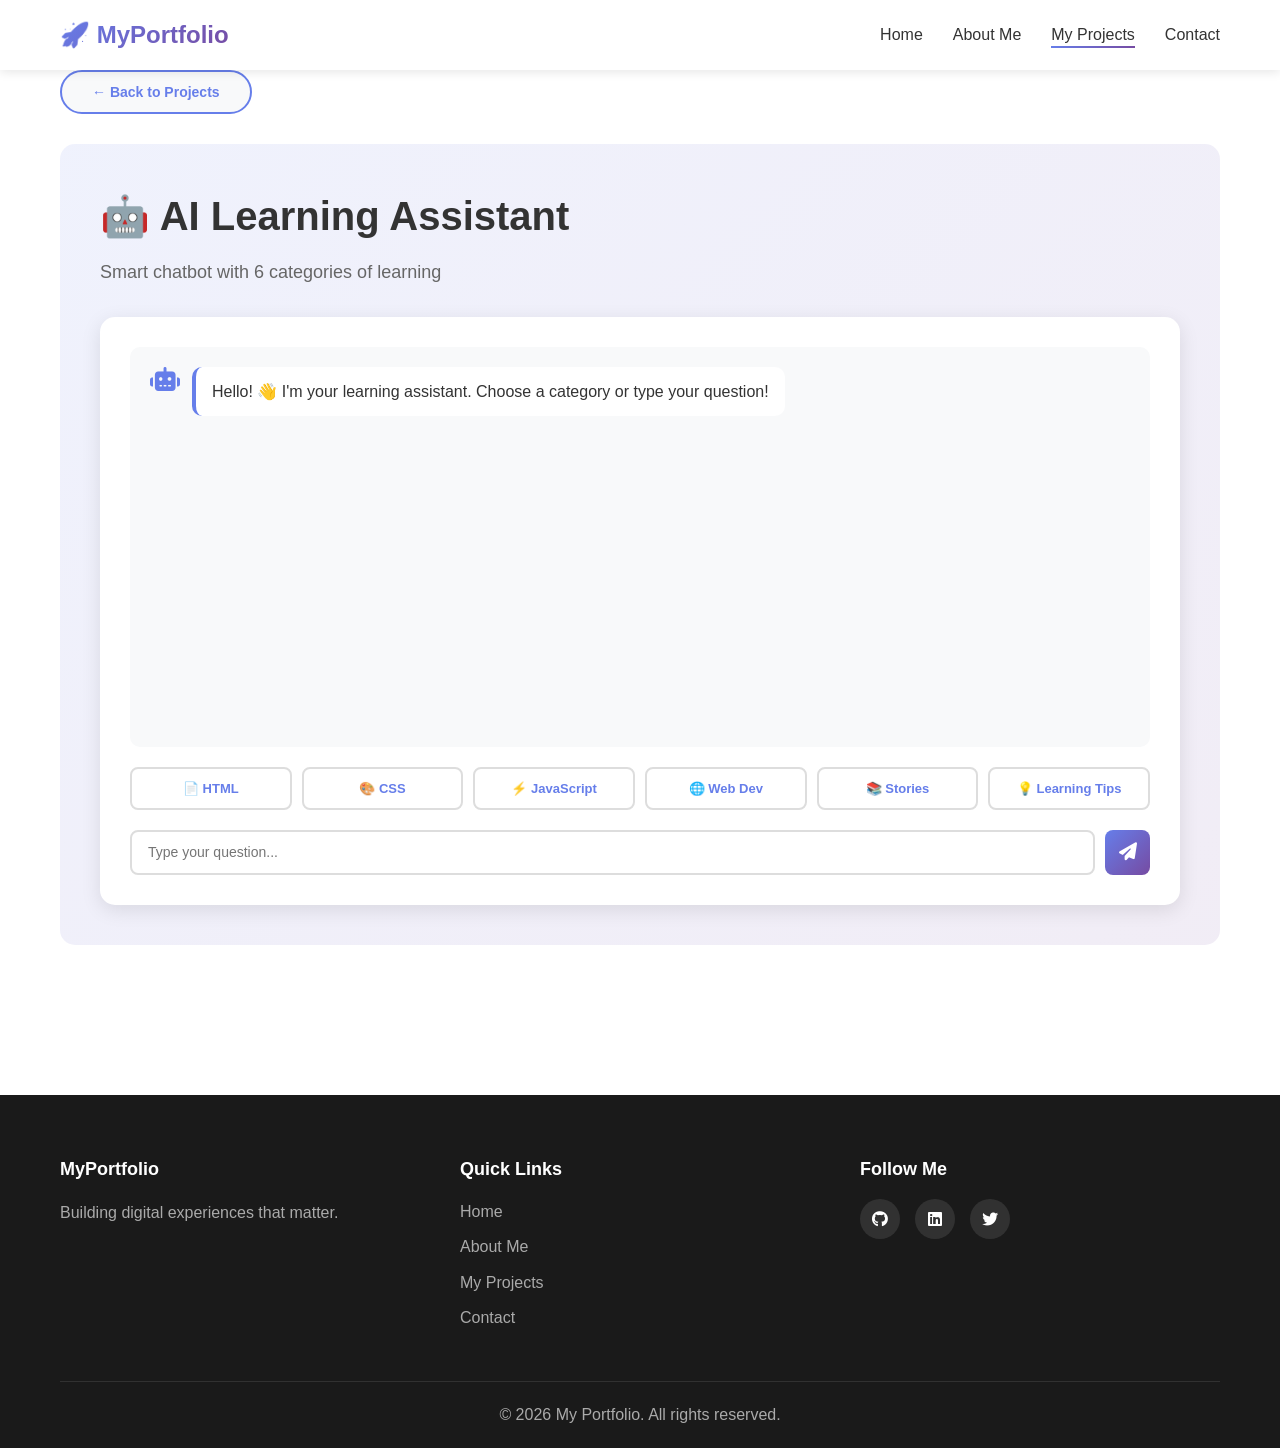
<file: projects/assistant.html>
<!DOCTYPE html>
<html lang="en">
<head>
    <meta charset="UTF-8">
    <meta name="viewport" content="width=device-width, initial-scale=1.0">
    <title>AI Assistant - My Project</title>
    <link rel="stylesheet" href="../css/styles.css">
    <link rel="stylesheet" href="https://cdnjs.cloudflare.com/ajax/libs/font-awesome/6.4.0/css/all.min.css">
    <style>
        .project-page { margin-top: 70px; min-height: 100vh; padding-bottom: 50px; }
        .back-btn { margin-bottom: 30px; }
        .assistant-page { background: linear-gradient(135deg, rgba(102, 126, 234, 0.1), rgba(118, 75, 162, 0.1)); padding: 40px; border-radius: 15px; }
        .chat-container { background: white; padding: 30px; border-radius: 15px; box-shadow: 0 5px 20px rgba(0,0,0,0.1); }
        .bot-message {
            display: flex;
            gap: 12px;
            margin-bottom: 15px;
        }
        .bot-message i {
            font-size: 24px;
            color: #667eea;
            flex-shrink: 0;
        }
        .bot-message p {
            background: white;
            padding: 12px 16px;
            border-radius: 10px;
            border-left: 4px solid #667eea;
            margin: 0;
            line-height: 1.6;
            color: #333;
        }
        .user-message {
            display: flex;
            justify-content: flex-end;
            margin-bottom: 15px;
        }
        .user-message p {
            background: linear-gradient(135deg, #667eea, #764ba2);
            color: white;
            padding: 12px 16px;
            border-radius: 10px;
            max-width: 70%;
            margin: 0;
            line-height: 1.6;
        }
        .option-btn {
            padding: 12px 16px;
            background: white;
            border: 2px solid #ddd;
            border-radius: 8px;
            cursor: pointer;
            transition: all 0.3s ease;
            font-weight: 600;
            color: #667eea;
            text-align: center;
            font-size: 13px;
        }
        .option-btn:hover {
            background: linear-gradient(135deg, #667eea, #764ba2);
            color: white;
            border-color: transparent;
        }
    </style>
</head>
<body>
    <nav class="navbar">
        <div class="container">
            <div class="nav-wrapper">
                <div class="logo">
                    <h2>🚀 MyPortfolio</h2>
                </div>
                <ul class="nav-menu" id="navMenu">
                    <li><a href="../index.html">Home</a></li>
                    <li><a href="../about.html">About Me</a></li>
                    <li><a href="../projects.html" class="active">My Projects</a></li>
                    <li><a href="../contact.html">Contact</a></li>
                </ul>
                <div class="hamburger" id="hamburger">
                    <span></span>
                    <span></span>
                    <span></span>
                </div>
            </div>
        </div>
    </nav>

    <section class="project-page">
        <div class="container">
            <a href="../projects.html" class="back-btn" style="display: inline-block;">
                <button class="btn btn-secondary">← Back to Projects</button>
            </a>

            <div class="assistant-page">
                <h1 style="font-size: 40px; margin-bottom: 10px;">🤖 AI Learning Assistant</h1>
                <p style="font-size: 18px; color: #666; margin-bottom: 30px;">Smart chatbot with 6 categories of learning</p>

                <div class="chat-container">
                    <div class="assistant-container">
                        <div id="chatBox" style="background: #f8f9fa; padding: 20px; border-radius: 10px; height: 400px; overflow-y: auto; margin-bottom: 20px; display: flex; flex-direction: column; gap: 15px;">
                            <div class="bot-message">
                                <i class="fas fa-robot"></i>
                                <p>Hello! 👋 I'm your learning assistant. Choose a category or type your question!</p>
                            </div>
                        </div>

                        <div id="assistantOptions" style="display: grid; grid-template-columns: repeat(auto-fit, minmax(120px, 1fr)); gap: 10px; margin-bottom: 20px;"></div>

                        <div style="display: flex; gap: 10px;">
                            <input type="text" id="userInput" placeholder="Type your question..." style="flex: 1; padding: 12px 16px; border: 2px solid #ddd; border-radius: 8px; font-size: 14px;" onkeypress="if(event.key === 'Enter') sendMessage()">
                            <button onclick="sendMessage()" style="width: 45px; height: 45px; background: linear-gradient(135deg, #667eea, #764ba2); border: none; border-radius: 8px; color: white; cursor: pointer; display: flex; align-items: center; justify-content: center; font-size: 18px;">
                                <i class="fas fa-paper-plane"></i>
                            </button>
                        </div>
                    </div>
                </div>
            </div>
        </div>
    </section>

    <footer class="footer">
        <div class="container">
            <div class="footer-content">
                <div class="footer-section">
                    <h4>MyPortfolio</h4>
                    <p>Building digital experiences that matter.</p>
                </div>
                <div class="footer-section">
                    <h4>Quick Links</h4>
                    <ul>
                        <li><a href="../index.html">Home</a></li>
                        <li><a href="../about.html">About Me</a></li>
                        <li><a href="../projects.html">My Projects</a></li>
                        <li><a href="../contact.html">Contact</a></li>
                    </ul>
                </div>
                <div class="footer-section">
                    <h4>Follow Me</h4>
                    <div class="social-links">
                        <a href="#"><i class="fab fa-github"></i></a>
                        <a href="#"><i class="fab fa-linkedin"></i></a>
                        <a href="#"><i class="fab fa-twitter"></i></a>
                    </div>
                </div>
            </div>
            <div class="footer-bottom">
                <p>&copy; 2026 My Portfolio. All rights reserved.</p>
            </div>
        </div>
    </footer>

    <script>
        // Assistant data
        const assistantData = {
            categories: [
                { id: 'html', label: '📄 HTML' },
                { id: 'css', label: '🎨 CSS' },
                { id: 'js', label: '⚡ JavaScript' },
                { id: 'web', label: '🌐 Web Dev' },
                { id: 'stories', label: '📚 Stories' },
                { id: 'learn', label: '💡 Learning Tips' }
            ],
            responses: {
                html: [
                    { q: "What is HTML?", a: "HTML stands for HyperText Markup Language. It's used to create the structure and content of web pages using tags and elements." },
                    { q: "What is a semantic tag?", a: "Semantic tags describe meaning to the browser. Examples: <header>, <nav>, <article>, <section>. They improve accessibility and SEO." },
                    { q: "Difference between <div> and <section>", a: "<div> is a generic container for styling. <section> is semantic and represents a thematic grouping of content." }
                ],
                css: [
                    { q: "What is CSS?", a: "CSS (Cascading Style Sheets) is used to style HTML elements, controlling colors, layouts, fonts, and more." },
                    { q: "What is Flexbox?", a: "Flexbox is a layout model that allows flexible arrangement of elements in rows or columns. Use display: flex on a container." },
                    { q: "How to center content?", a: "You can center content using Flexbox: display: flex; justify-content: center; align-items: center;" }
                ],
                js: [
                    { q: "What is JavaScript?", a: "JavaScript is a programming language that adds interactivity to web pages. It runs in browsers and can manipulate the DOM." },
                    { q: "What is the DOM?", a: "DOM (Document Object Model) is a tree structure representing HTML elements. JavaScript can interact with it to change content and styles." },
                    { q: "What is an event listener?", a: "An event listener watches for specific events (like clicks) and runs a function when they occur. Example: element.addEventListener('click', function)" }
                ],
                web: [
                    { q: "What is responsive design?", a: "Responsive design makes websites look good on all devices (mobile, tablet, desktop) using flexible layouts and media queries." },
                    { q: "What is a framework?", a: "A framework is a collection of pre-written code that helps developers build applications faster. Examples: React, Vue, Angular." },
                    { q: "What is an API?", a: "API (Application Programming Interface) is a set of rules that allows programs to communicate with each other and share data." }
                ],
                stories: [
                    { q: "Who is Max?", a: "Max is the brave dog from our first story who learns that true bravery comes from helping others, even when scared." },
                    { q: "Tell me about Luna", a: "Luna is a curious cat who discovers that curiosity can lead to wonderful adventures and new friendships." },
                    { q: "What about Timmy?", a: "Timmy is a tiny turtle who learns that even small creatures can make a big difference through kindness and determination." }
                ],
                learn: [
                    { q: "How to learn web development?", a: "Start with HTML basics, then CSS for styling, then JavaScript for interactivity. Practice by building projects!" },
                    { q: "Best learning resources?", a: "Try MDN Web Docs, W3Schools, freeCodeCamp, Codecademy. Build projects as you learn to reinforce concepts." },
                    { q: "How to stay motivated?", a: "Set small goals, build real projects, join communities, celebrate progress, and remember that everyone starts as a beginner!" }
                ]
            }
        };

        let currentCategory = null;

        function renderCategories() {
            const optionsDiv = document.getElementById('assistantOptions');
            optionsDiv.innerHTML = '';
            
            assistantData.categories.forEach(category => {
                const btn = document.createElement('button');
                btn.className = 'option-btn';
                btn.innerHTML = category.label;
                btn.onclick = () => selectCategory(category.id);
                optionsDiv.appendChild(btn);
            });
        }

        function selectCategory(categoryId) {
            currentCategory = categoryId;
            const optionsDiv = document.getElementById('assistantOptions');
            optionsDiv.innerHTML = '';
            
            const responses = assistantData.responses[categoryId] || [];
            
            responses.forEach(item => {
                const btn = document.createElement('button');
                btn.className = 'option-btn';
                btn.textContent = item.q;
                btn.onclick = () => showAnswer(item.a);
                optionsDiv.appendChild(btn);
            });
            
            const backBtn = document.createElement('button');
            backBtn.className = 'option-btn';
            backBtn.textContent = '← Back';
            backBtn.style.background = 'linear-gradient(135deg, #667eea, #764ba2)';
            backBtn.style.color = 'white';
            backBtn.onclick = () => {
                currentCategory = null;
                renderCategories();
            };
            optionsDiv.appendChild(backBtn);
        }

        function showAnswer(answer) {
            const chatBox = document.getElementById('chatBox');
            
            const messageDiv = document.createElement('div');
            messageDiv.className = 'bot-message';
            messageDiv.innerHTML = `
                <i class="fas fa-robot"></i>
                <p>${answer}</p>
            `;
            
            chatBox.appendChild(messageDiv);
            chatBox.scrollTop = chatBox.scrollHeight;
        }

        function sendMessage() {
            const input = document.getElementById('userInput');
            const message = input.value.trim();
            
            if (!message) return;
            
            const chatBox = document.getElementById('chatBox');
            
            const userDiv = document.createElement('div');
            userDiv.className = 'user-message';
            userDiv.innerHTML = `<p>${message}</p>`;
            chatBox.appendChild(userDiv);
            
            input.value = '';
            chatBox.scrollTop = chatBox.scrollHeight;
            
            setTimeout(() => {
                const botDiv = document.createElement('div');
                botDiv.className = 'bot-message';
                
                let response = "That's a great question! I'm learning more topics every day. Try selecting a category above to explore more!";
                
                if (message.toLowerCase().includes('hello') || message.toLowerCase().includes('hi')) {
                    response = "Hello! 👋 How can I help you today? Choose a category or ask a question!";
                } else if (message.toLowerCase().includes('story')) {
                    response = "We have three amazing stories: Max the Brave Dog, Luna & the Magic Star, and Timmy the Tiny Turtle!";
                } else if (message.toLowerCase().includes('quiz')) {
                    response = "You can take our interactive quiz by clicking the Quiz project!";
                } else if (message.toLowerCase().includes('thanks') || message.toLowerCase().includes('thank')) {
                    response = "You're welcome! I'm here to help. Feel free to ask more questions! 😊";
                }
                
                botDiv.innerHTML = `
                    <i class="fas fa-robot"></i>
                    <p>${response}</p>
                `;
                
                chatBox.appendChild(botDiv);
                chatBox.scrollTop = chatBox.scrollHeight;
            }, 500);
        }

        // Initialize on page load
        window.addEventListener('load', () => {
            renderCategories();
        });
    </script>

    <script src="../js/script.js"></script>
</body>
</html>
</file>
<file: css/styles.css>
:root {
    --primary-color: #667eea;
    --secondary-color: #764ba2;
    --accent-color: #f093fb;
    --text-color: #333;
    --light-bg: #f8f9fa;
    --white: #ffffff;
    --border-color: #e1e8ed;
    --success-color: #10b981;
    --error-color: #ef4444;
    --warning-color: #f59e0b;
    --transition: all 0.3s ease;
    --box-shadow: 0 10px 30px rgba(0, 0, 0, 0.1);
    --box-shadow-hover: 0 20px 40px rgba(0, 0, 0, 0.15);
}

* { margin: 0; padding: 0; box-sizing: border-box; }
body { font-family: 'Segoe UI', Tahoma, Geneva, Verdana, sans-serif; color: var(--text-color); background-color: var(--white); line-height: 1.6; }
html { scroll-behavior: smooth; }
.container { max-width: 1200px; margin: 0 auto; padding: 0 20px; }

/* Navigation */
.navbar {
    position: fixed;
    top: 0;
    left: 0;
    right: 0;
    background: var(--white);
    box-shadow: 0 2px 10px rgba(0, 0, 0, 0.1);
    z-index: 1000;
    transition: var(--transition);
}

.nav-wrapper {
    display: flex;
    justify-content: space-between;
    align-items: center;
    height: 70px;
}

.logo h2 {
    background: linear-gradient(135deg, var(--primary-color), var(--secondary-color));
    -webkit-background-clip: text;
    -webkit-text-fill-color: transparent;
    background-clip: text;
    font-size: 24px;
    font-weight: 700;
}

.nav-menu {
    display: flex;
    list-style: none;
    gap: 30px;
    align-items: center;
}

.nav-menu a {
    text-decoration: none;
    color: var(--text-color);
    font-weight: 500;
    position: relative;
    transition: var(--transition);
}

.nav-menu a::after {
    content: '';
    position: absolute;
    bottom: -5px;
    left: 0;
    width: 0;
    height: 2px;
    background: linear-gradient(135deg, var(--primary-color), var(--secondary-color));
    transition: var(--transition);
}

.nav-menu a:hover::after,
.nav-menu a.active::after {
    width: 100%;
}

.btn-login {
    background: linear-gradient(135deg, var(--primary-color), var(--secondary-color));
    color: var(--white) !important;
    padding: 8px 20px;
    border-radius: 25px;
    transition: var(--transition);
}

.btn-login:hover {
    transform: translateY(-2px);
    box-shadow: 0 5px 15px rgba(102, 126, 234, 0.4);
}

.hamburger {
    display: none;
    flex-direction: column;
    cursor: pointer;
    gap: 6px;
}

.hamburger span {
    width: 25px;
    height: 3px;
    background: var(--text-color);
    border-radius: 3px;
    transition: var(--transition);
}

.hamburger.active span:nth-child(1) {
    transform: rotate(45deg) translate(10px, 10px);
}

.hamburger.active span:nth-child(2) {
    opacity: 0;
}

.hamburger.active span:nth-child(3) {
    transform: rotate(-45deg) translate(7px, -7px);
}

/* Buttons */
.btn {
    display: inline-block;
    padding: 12px 30px;
    border-radius: 25px;
    text-decoration: none;
    font-weight: 600;
    border: none;
    cursor: pointer;
    transition: var(--transition);
    text-align: center;
    font-size: 14px;
}

.btn-primary {
    background: linear-gradient(135deg, var(--primary-color), var(--secondary-color));
    color: var(--white);
}

.btn-primary:hover {
    transform: translateY(-2px);
    box-shadow: 0 10px 20px rgba(102, 126, 234, 0.4);
}

.btn-secondary {
    background: var(--light-bg);
    color: var(--primary-color);
    border: 2px solid var(--primary-color);
}

.btn-secondary:hover {
    background: var(--primary-color);
    color: var(--white);
}

.btn-small {
    padding: 8px 16px;
    font-size: 12px;
}

/* Hero Section */
.hero {
    margin-top: 70px;
    padding: 100px 0;
    background: linear-gradient(135deg, rgba(102, 126, 234, 0.1), rgba(118, 75, 162, 0.1));
    overflow: hidden;
}

.hero .container {
    display: grid;
    grid-template-columns: 1fr 1fr;
    align-items: center;
    gap: 50px;
}

.hero-title {
    font-size: 56px;
    line-height: 1.2;
    margin-bottom: 20px;
    background: linear-gradient(135deg, var(--primary-color), var(--secondary-color));
    -webkit-background-clip: text;
    -webkit-text-fill-color: transparent;
    background-clip: text;
}

.hero-subtitle {
    font-size: 18px;
    color: #666;
    margin-bottom: 30px;
}

.hero-buttons {
    display: flex;
    gap: 20px;
    flex-wrap: wrap;
}

.hero-image {
    display: flex;
    justify-content: center;
    align-items: center;
}

.avatar {
    width: 300px;
    height: 300px;
    border-radius: 50%;
    background: linear-gradient(135deg, var(--primary-color), var(--secondary-color));
    display: flex;
    align-items: center;
    justify-content: center;
    font-size: 100px;
    color: var(--white);
    box-shadow: 0 20px 50px rgba(102, 126, 234, 0.3);
    animation: float 3s ease-in-out infinite;
}

@keyframes float {
    0%, 100% { transform: translateY(0px); }
    50% { transform: translateY(-20px); }
}

/* Features */
.features {
    padding: 100px 0;
    background: var(--light-bg);
}

.features h2 {
    text-align: center;
    font-size: 40px;
    margin-bottom: 50px;
    color: var(--text-color);
}

.features-grid {
    display: grid;
    grid-template-columns: repeat(auto-fit, minmax(300px, 1fr));
    gap: 30px;
}

.feature-card {
    background: var(--white);
    padding: 40px 30px;
    border-radius: 15px;
    text-align: center;
    box-shadow: 0 5px 20px rgba(0, 0, 0, 0.08);
    transition: var(--transition);
}

.feature-card:hover {
    transform: translateY(-10px);
    box-shadow: var(--box-shadow-hover);
}

.feature-icon {
    font-size: 50px;
    background: linear-gradient(135deg, var(--primary-color), var(--secondary-color));
    -webkit-background-clip: text;
    -webkit-text-fill-color: transparent;
    background-clip: text;
    margin-bottom: 20px;
}

.feature-card h3 {
    font-size: 22px;
    margin-bottom: 15px;
    color: var(--text-color);
}

.feature-card p {
    color: #666;
    line-height: 1.8;
}

/* About Section */
.about-hero {
    margin-top: 70px;
    padding: 80px 0;
    background: linear-gradient(135deg, rgba(102, 126, 234, 0.1), rgba(118, 75, 162, 0.1));
    text-align: center;
}

.about-hero h1 {
    font-size: 48px;
    margin-bottom: 15px;
    background: linear-gradient(135deg, var(--primary-color), var(--secondary-color));
    -webkit-background-clip: text;
    -webkit-text-fill-color: transparent;
    background-clip: text;
}

.about-content {
    padding: 100px 0;
}

.about-grid {
    display: grid;
    grid-template-columns: 1fr 1fr;
    gap: 50px;
    margin-bottom: 100px;
}

.about-text h2 {
    font-size: 36px;
    margin-bottom: 20px;
    color: var(--text-color);
}

.about-text p {
    margin-bottom: 20px;
    color: #666;
    line-height: 1.8;
}

.about-text h3 {
    font-size: 24px;
    margin: 30px 0 20px;
    color: var(--text-color);
}

.skills-list {
    display: flex;
    flex-direction: column;
    gap: 20px;
}

.skill-item {
    display: flex;
    flex-direction: column;
}

.skill-item span {
    font-weight: 600;
    margin-bottom: 8px;
    color: var(--text-color);
}

.skill-bar {
    height: 8px;
    background: var(--light-bg);
    border-radius: 10px;
    overflow: hidden;
}

.skill-progress {
    height: 100%;
    background: linear-gradient(90deg, var(--primary-color), var(--secondary-color));
    border-radius: 10px;
    transition: width 1s ease;
}

.about-stats {
    display: grid;
    grid-template-columns: 1fr 1fr;
    gap: 20px;
}

.stat-card {
    background: linear-gradient(135deg, rgba(102, 126, 234, 0.1), rgba(118, 75, 162, 0.1));
    padding: 40px;
    border-radius: 15px;
    text-align: center;
    border: 2px solid rgba(102, 126, 234, 0.2);
}

.stat-card h3 {
    font-size: 36px;
    background: linear-gradient(135deg, var(--primary-color), var(--secondary-color));
    -webkit-background-clip: text;
    -webkit-text-fill-color: transparent;
    background-clip: text;
    margin-bottom: 10px;
}

.stat-card p {
    color: #666;
}

/* Projects Section */
.projects-hero {
    margin-top: 70px;
    padding: 80px 0;
    background: linear-gradient(135deg, rgba(102, 126, 234, 0.1), rgba(118, 75, 162, 0.1));
    text-align: center;
}

.projects-hero h1 {
    font-size: 48px;
    margin-bottom: 15px;
    background: linear-gradient(135deg, var(--primary-color), var(--secondary-color));
    -webkit-background-clip: text;
    -webkit-text-fill-color: transparent;
    background-clip: text;
}

.projects-section {
    padding: 100px 0;
}

.filter-buttons {
    display: flex;
    justify-content: center;
    gap: 15px;
    margin-bottom: 50px;
    flex-wrap: wrap;
}

.filter-btn {
    padding: 10px 25px;
    border: 2px solid var(--border-color);
    background: var(--white);
    border-radius: 25px;
    cursor: pointer;
    font-weight: 600;
    transition: var(--transition);
    color: var(--text-color);
}

.filter-btn:hover,
.filter-btn.active {
    background: linear-gradient(135deg, var(--primary-color), var(--secondary-color));
    color: var(--white);
    border-color: transparent;
}

.projects-grid {
    display: grid;
    grid-template-columns: repeat(auto-fill, minmax(300px, 1fr));
    gap: 30px;
}

.project-card {
    background: var(--white);
    border-radius: 15px;
    overflow: hidden;
    box-shadow: 0 5px 20px rgba(0, 0, 0, 0.08);
    transition: var(--transition);
    animation: fadeIn 0.5s ease;
}

@keyframes fadeIn {
    from {
        opacity: 0;
        transform: translateY(20px);
    }
    to {
        opacity: 1;
        transform: translateY(0);
    }
}

.project-card:hover {
    transform: translateY(-10px);
    box-shadow: var(--box-shadow-hover);
}

.project-image {
    position: relative;
    height: 250px;
    overflow: hidden;
}

.placeholder-img {
    width: 100%;
    height: 100%;
    transition: var(--transition);
}

.project-card:hover .placeholder-img {
    transform: scale(1.1);
}

.project-overlay {
    position: absolute;
    top: 0;
    left: 0;
    right: 0;
    bottom: 0;
    background: rgba(0, 0, 0, 0.5);
    display: flex;
    align-items: center;
    justify-content: center;
    opacity: 0;
    transition: var(--transition);
}

.project-card:hover .project-overlay {
    opacity: 1;
}

.project-content {
    padding: 25px;
}

.project-content h3 {
    font-size: 20px;
    margin-bottom: 10px;
    color: var(--text-color);
}

.project-content p {
    color: #666;
    margin-bottom: 15px;
    font-size: 14px;
}

.project-tags {
    display: flex;
    gap: 8px;
    flex-wrap: wrap;
}

.tag {
    display: inline-block;
    background: var(--light-bg);
    color: var(--primary-color);
    padding: 5px 12px;
    border-radius: 15px;
    font-size: 12px;
    font-weight: 600;
}

/* Contact Section */
.contact-hero {
    margin-top: 70px;
    padding: 80px 0;
    background: linear-gradient(135deg, rgba(102, 126, 234, 0.1), rgba(118, 75, 162, 0.1));
    text-align: center;
}

.contact-hero h1 {
    font-size: 48px;
    margin-bottom: 15px;
    background: linear-gradient(135deg, var(--primary-color), var(--secondary-color));
    -webkit-background-clip: text;
    -webkit-text-fill-color: transparent;
    background-clip: text;
}

.contact-section {
    padding: 100px 0;
}

.contact-grid {
    display: grid;
    grid-template-columns: 1fr 1fr;
    gap: 50px;
}

.contact-info h2 {
    font-size: 32px;
    margin-bottom: 30px;
    color: var(--text-color);
}

.info-item {
    display: flex;
    gap: 20px;
    margin-bottom: 30px;
}

.info-icon {
    width: 50px;
    height: 50px;
    background: linear-gradient(135deg, rgba(102, 126, 234, 0.1), rgba(118, 75, 162, 0.1));
    border-radius: 10px;
    display: flex;
    align-items: center;
    justify-content: center;
    font-size: 24px;
    color: var(--primary-color);
    flex-shrink: 0;
}

.info-text h4 {
    font-size: 16px;
    margin-bottom: 5px;
    color: var(--text-color);
}

.info-text p {
    color: #666;
}

.contact-form-wrapper h2 {
    font-size: 32px;
    margin-bottom: 30px;
    color: var(--text-color);
}

.contact-form {
    display: flex;
    flex-direction: column;
    gap: 20px;
}

.form-group {
    display: flex;
    flex-direction: column;
}

.form-group label {
    font-weight: 600;
    margin-bottom: 8px;
    color: var(--text-color);
}

.form-group input,
.form-group textarea {
    padding: 12px 15px;
    border: 2px solid var(--border-color);
    border-radius: 8px;
    font-size: 14px;
    font-family: inherit;
    transition: var(--transition);
}

.form-group input:focus,
.form-group textarea:focus {
    outline: none;
    border-color: var(--primary-color);
    box-shadow: 0 0 0 3px rgba(102, 126, 234, 0.1);
}

.error-message {
    color: var(--error-color);
    font-size: 12px;
    margin-top: 5px;
    display: none;
}

.error-message.show {
    display: block;
}

.success-message {
    color: var(--success-color);
    font-size: 14px;
    margin-top: 10px;
    display: none;
    text-align: center;
}

.success-message.show {
    display: block;
}

/* Quick Links */
.quick-links {
    display: flex;
    gap: 15px;
    margin-top: 25px;
    flex-wrap: wrap;
}

.quick-link {
    display: inline-flex;
    align-items: center;
    gap: 8px;
    padding: 10px 20px;
    background: rgba(102, 126, 234, 0.1);
    border: 2px solid var(--primary-color);
    border-radius: 25px;
    color: var(--primary-color);
    text-decoration: none;
    font-weight: 600;
    transition: var(--transition);
}

.quick-link:hover {
    background: linear-gradient(135deg, var(--primary-color), var(--secondary-color));
    color: var(--white);
    border-color: transparent;
    transform: translateY(-3px);
}

/* Footer */
.footer {
    background: #1a1a1a;
    color: var(--white);
    padding: 60px 0 20px;
    margin-top: 100px;
}

.footer-content {
    display: grid;
    grid-template-columns: repeat(auto-fit, minmax(250px, 1fr));
    gap: 40px;
    margin-bottom: 40px;
}

.footer-section h4 {
    font-size: 18px;
    margin-bottom: 15px;
}

.footer-section p {
    color: #aaa;
    line-height: 1.8;
}

.footer-section ul {
    list-style: none;
}

.footer-section ul li {
    margin-bottom: 10px;
}

.footer-section ul li a {
    color: #aaa;
    text-decoration: none;
    transition: var(--transition);
}

.footer-section ul li a:hover {
    color: var(--primary-color);
}

.social-links {
    display: flex;
    gap: 15px;
}

.social-links a {
    width: 40px;
    height: 40px;
    background: rgba(255, 255, 255, 0.1);
    border-radius: 50%;
    display: flex;
    align-items: center;
    justify-content: center;
    color: var(--white);
    text-decoration: none;
    transition: var(--transition);
}

.social-links a:hover {
    background: var(--primary-color);
    transform: translateY(-3px);
}

.footer-bottom {
    text-align: center;
    padding-top: 20px;
    border-top: 1px solid rgba(255, 255, 255, 0.1);
    color: #aaa;
}

/* Responsive */
@media (max-width: 768px) {
    .hamburger {
        display: flex;
    }

    .nav-menu {
        position: fixed;
        left: -100%;
        top: 70px;
        flex-direction: column;
        background-color: var(--white);
        width: 100%;
        text-align: center;
        transition: 0.3s;
        gap: 0;
        padding: 20px 0;
        box-shadow: 0 10px 27px rgba(0, 0, 0, 0.05);
    }

    .nav-menu.active {
        left: 0;
    }

    .nav-menu li {
        padding: 15px 0;
        border-bottom: 1px solid var(--border-color);
    }

    .hero .container {
        grid-template-columns: 1fr;
        padding: 20px 0;
    }

    .hero-title {
        font-size: 40px;
    }

    .hero-buttons {
        flex-direction: column;
    }

    .avatar {
        width: 250px;
        height: 250px;
    }

    .about-grid,
    .contact-grid {
        grid-template-columns: 1fr;
    }

    .about-stats {
        grid-template-columns: 1fr 1fr;
    }

    .projects-grid {
        grid-template-columns: 1fr;
    }

    .quick-links {
        justify-content: center;
    }

    .quick-link {
        padding: 8px 16px;
        font-size: 14px;
    }
}

@media (max-width: 480px) {
    .hero-title {
        font-size: 28px;
    }

    .btn {
        padding: 10px 20px;
        font-size: 12px;
    }

    .filter-btn {
        padding: 8px 15px;
        font-size: 12px;
    }

    .about-stats {
        grid-template-columns: 1fr;
    }
}
/* ==================== PROJECT CARD CURSOR ==================== */
.project-card {
    cursor: pointer;
    position: relative;
}

.project-card::after {
    content: '';
    position: absolute;
    top: 0;
    left: 0;
    right: 0;
    bottom: 0;
    background: transparent;
    border-radius: 15px;
    z-index: 5;
    pointer-events: none;
}

.project-card:hover {
    cursor: pointer;
}

.project-card * {
    pointer-events: none;
}
/* ==================== PROJECT CARD LINK ==================== */
.project-card-link {
    text-decoration: none;
    color: inherit;
    display: block;
}

.project-card-link .project-card {
    cursor: pointer;
}
</file>
